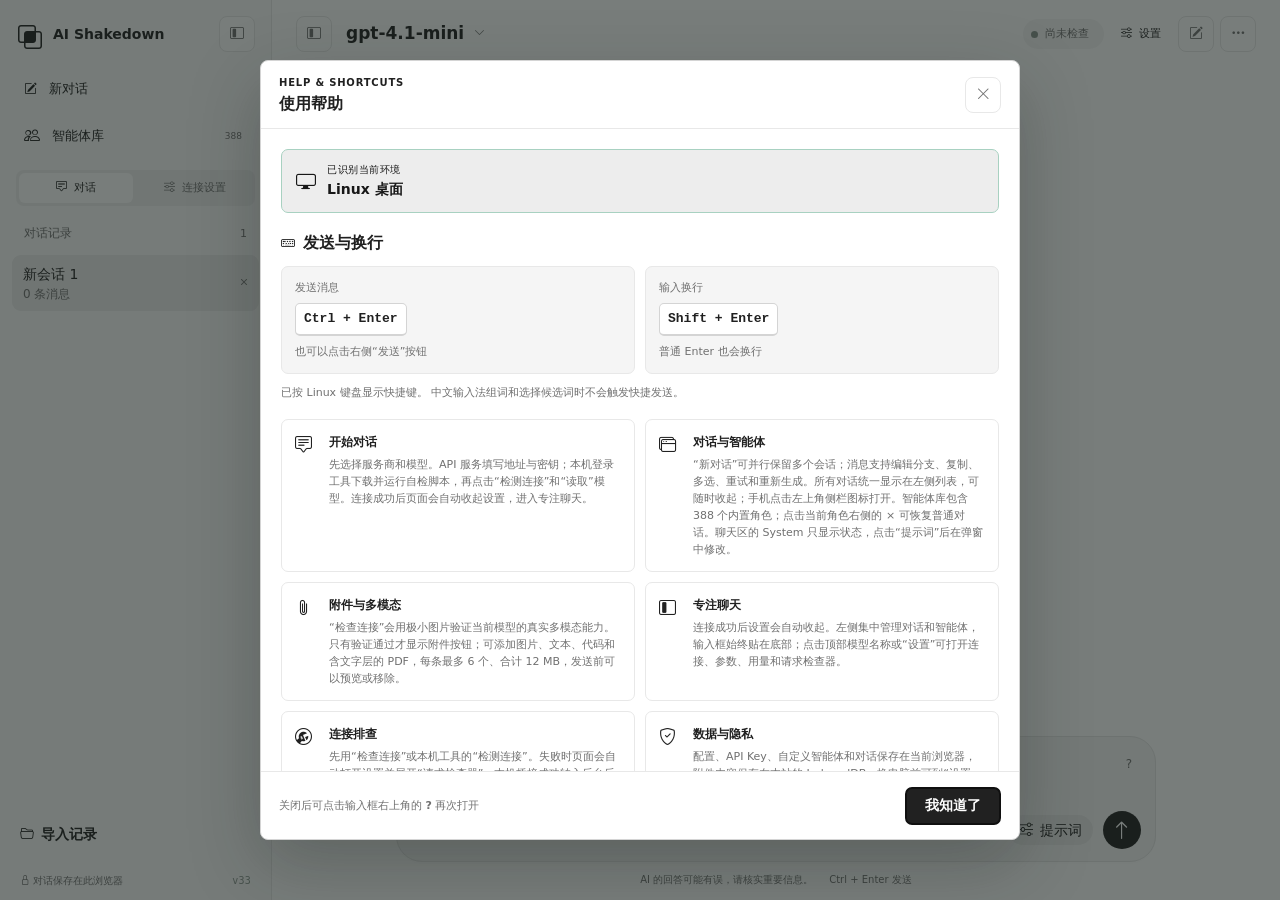
<file: index.html>
<!DOCTYPE html>
<html lang="zh-CN">
<head>
    <meta charset="UTF-8">
    <meta name="viewport" content="width=device-width, initial-scale=1.0, viewport-fit=cover">
    <meta name="color-scheme" content="light">
    <meta name="theme-color" content="#ffffff">
    <meta name="application-name" content="AI Shakedown Console">
    <meta name="apple-mobile-web-app-capable" content="yes">
    <meta name="apple-mobile-web-app-status-bar-style" content="black-translucent">
    <meta name="apple-mobile-web-app-title" content="AI Shakedown">
    <meta name="description" content="多协议 AI 模型连接、本机登录工具与智能体对话工作台">
    <title>AI Shakedown Console</title>
    <link rel="manifest" href="assets/manifest.webmanifest?v=33-r2">
    <link rel="icon" type="image/svg+xml" href="assets/favicon.svg?v=33-r2">
    <link rel="apple-touch-icon" href="assets/apple-touch-icon.png?v=33-r2">
    <link rel="stylesheet" href="vendor/bootstrap-icons/bootstrap-icons.min.css?v=1.11.3">
    <link rel="stylesheet" href="style.css?v=33-r2">
</head>
<body class="chat-focused conversation-sidebar-enabled sidebar-conversations">
    <main class="workspace">
        <aside class="workspace-sidebar" id="workspace-sidebar" aria-label="侧边工作区">
            <header class="sidebar-header">
                <a class="brand-block" href="./" aria-label="AI Shakedown Console 首页">
                    <span class="brand-mark" aria-hidden="true"><i class="bi bi-intersect"></i></span>
                    <h1>AI Shakedown</h1>
                </a>
                <button class="icon-button" id="sidebar-close" type="button" title="收起侧栏" aria-label="收起侧栏"><i class="bi bi-layout-sidebar-inset"></i></button>
            </header>
            <div class="sidebar-shortcuts">
                <button class="sidebar-new-button" id="sidebar-new-conversation" type="button"><i class="bi bi-pencil-square"></i><span>新对话</span></button>
                <button class="agent-library-button" id="agent-library-open" type="button">
                    <span class="agent-library-icon"><i class="bi bi-people"></i></span>
                    <span class="agent-library-copy"><strong>智能体库</strong><small>内置角色与自定义智能体</small></span>
                    <span class="agent-count" id="agent-count">388</span>
                    <i class="bi bi-chevron-right"></i>
                </button>
            </div>
            <nav class="workspace-sidebar-switcher" aria-label="侧边区域切换">
                <button id="sidebar-conversations-button" type="button" class="active"><i class="bi bi-chat-square-text"></i><span>对话</span></button>
                <button id="sidebar-settings-button" type="button"><i class="bi bi-sliders"></i><span>连接设置</span></button>
            </nav>
            <section class="conversation-sidebar" id="conversation-sidebar" aria-label="对话列表">
                <div class="conversation-sidebar-heading">
                    <div>
                        <h2>对话记录</h2>
                    </div>
                    <span class="conversation-sidebar-count" id="conversation-sidebar-count">0</span>
                </div>
                <div class="conversation-sidebar-list" id="conversation-sidebar-list" role="tablist" aria-label="左侧对话列表"></div>
                <div class="conversation-sidebar-actions">
                    <button class="secondary-button" id="local-session-import" type="button"><i class="bi bi-folder2-open"></i><span>导入记录</span></button>
                </div>
            </section>
            <section class="settings-panel" id="settings-panel" aria-label="连接和模型设置">
                <div class="runtime-context" aria-label="当前运行上下文">
                    <div class="context-item">
                        <span>服务</span>
                        <strong id="context-provider">OpenAI</strong>
                    </div>
                    <div class="context-item">
                        <span>协议</span>
                        <strong id="context-protocol">OpenAI</strong>
                    </div>
                    <div class="context-item context-model">
                        <span>模型</span>
                        <strong id="context-model">gpt-4.1-mini</strong>
                    </div>
                    <div class="context-item context-agent" id="context-agent-item" hidden>
                        <span>角色</span>
                        <strong id="context-agent">未启用</strong>
                    </div>
                </div>

            <div class="panel-heading">
                <div>
                    <span class="eyebrow">CONNECTION</span>
                    <h2>连接配置</h2>
                </div>
                <button class="icon-button" id="settings-close" type="button" title="返回专注聊天" aria-label="关闭设置并返回专注聊天">
                    <i class="bi bi-x-lg"></i>
                </button>
            </div>

            <section class="saved-library" aria-label="已保存的连接配置">
                <div class="library-title-row">
                    <span>配置库</span>
                    <button class="text-button" id="profile-new" type="button">新建</button>
                </div>
                <select id="profile-select" aria-label="选择已保存配置">
                    <option value="">未选择配置</option>
                </select>
                <input id="profile-name" type="text" maxlength="40" autocomplete="off" placeholder="输入配置名称">
                <div class="library-actions">
                    <button class="secondary-button compact" id="profile-save" type="button">
                        <i class="bi bi-floppy"></i><span>保存</span>
                    </button>
                    <button class="secondary-button compact" id="profile-load" type="button">
                        <i class="bi bi-box-arrow-in-down"></i><span>加载</span>
                    </button>
                    <button class="icon-button" id="profile-delete" type="button" title="删除配置" aria-label="删除配置" disabled>
                        <i class="bi bi-trash3"></i>
                    </button>
                </div>
            </section>

            <div class="section-label"><i class="bi bi-diagram-3"></i><span>接口与认证</span></div>
            <div class="form-stack connection-fields">
                <label class="field">
                    <span>服务商预设</span>
                    <select id="provider-select"></select>
                </label>

                <section class="local-codex-setup" id="local-codex-setup" aria-label="本地 AI 工具连接" hidden>
                    <div class="local-codex-heading">
                        <div>
                            <strong id="local-tool-title">本机 AI 工具</strong>
                            <small>Beta · 复用本机登录</small>
                        </div>
                        <span class="local-codex-state" id="local-codex-status" data-state="idle">尚未连接</span>
                    </div>
                    <p id="local-tool-description">下载并运行适合当前系统的启动脚本。脚本只在 <code>127.0.0.1</code> 启动受随机令牌保护的桥接服务，不会把本地 AI 工具凭据交给网页。</p>
                    <section class="local-codex-compatibility" id="local-codex-compatibility" aria-label="Safari 本机连接兼容性" hidden>
                        <i class="bi bi-exclamation-triangle" aria-hidden="true"></i>
                        <div>
                            <strong>Safari 暂不支持本机连接</strong>
                            <small>Safari / Safari Web App 会阻止线上 HTTPS 页面访问 <code>127.0.0.1</code>。请复制网址，在 Edge 或 Chrome 的普通标签页中连接本机 CLI；Safari Web App 仍可使用云端 API。</small>
                        </div>
                        <button class="secondary-button compact" id="local-codex-copy-supported-url" type="button">
                            <i class="bi bi-copy"></i><span>复制网址</span>
                        </button>
                    </section>
                    <label class="toggle-row local-codex-history-option" id="local-codex-history-option" hidden>
                        <span>
                            <strong>同时保存到 Codex</strong>
                            <small>默认关闭：网页使用临时任务，只在本页保存对话；开启后，新消息也会出现在 Codex 最近任务中。</small>
                        </span>
                        <input id="local-codex-history-toggle" type="checkbox">
                        <span class="toggle-control" aria-hidden="true"></span>
                    </label>
                    <label class="field compact-field" for="local-codex-platform">
                        <span>检测到的系统</span>
                        <select id="local-codex-platform">
                            <option value="macos">macOS</option>
                            <option value="windows">Windows</option>
                            <option value="linux">Linux</option>
                        </select>
                    </label>
                    <div class="local-codex-actions">
                        <button class="primary-button" id="local-codex-download" type="button">
                            <i class="bi bi-download"></i><span>下载自检启动脚本</span>
                        </button>
                        <button class="secondary-button" id="local-codex-check" type="button">
                            <i class="bi bi-plug"></i><span>检测连接</span>
                        </button>
                        <button class="secondary-button" id="local-codex-stop" type="button" disabled>
                            <i class="bi bi-stop-circle"></i><span>停止后台连接</span>
                        </button>
                    </div>
                    <div class="local-codex-command">
                        <div>
                            <span>下载后运行</span>
                            <button class="text-button" id="local-codex-copy-command" type="button">复制命令</button>
                        </div>
                        <code id="local-codex-command"></code>
                    </div>
                    <small class="local-codex-note" id="local-tool-note">脚本会检查 Node.js、对应 CLI 和登录状态；新版启动器会停止同工具的旧桥接，端口冲突时自动换用空闲端口，并由当前应用自动连接。</small>
                    <details class="local-codex-guide" id="local-codex-guide">
                        <summary>macOS 安装、运行与更新教程</summary>
                        <ol>
                            <li><strong>准备环境：</strong>先安装并登录所选 CLI。Codex 可按 <a href="https://developers.openai.com/codex/cli/" target="_blank" rel="noopener noreferrer">OpenAI 官方 Codex CLI 教程</a>安装，运行 <code>codex</code> 完成登录。启动器会优先使用系统 Node.js 18+，也会自动查找 Codex 桌面版自带的 Node。</li>
                            <li><strong>下载脚本：</strong>点击“下载自检启动脚本”。下载文件名保持固定，不再显示网页版本号；重复下载若出现 <code>(1)</code>，可使用拖入终端的方法运行。</li>
                            <li><strong>在终端运行：</strong>复制上面的完整命令，打开“终端”，按 <code>⌘ + V</code> 粘贴，再按 <code>Enter</code>。请不要双击 <code>.command</code>；通过 <code>bash</code> 运行不需要修改文件执行权限。</li>
                            <li><strong>找不到下载文件：</strong>在终端输入 <code>bash</code> 和一个空格，把刚下载的文件从“访达 → 下载”拖进终端，再按 <code>Enter</code>。此方法也适用于文件名带 <code>(1)</code> 或空格的情况。</li>
                            <li><strong>允许访问下载目录：</strong>若 macOS 询问权限，只需允许“终端”访问“下载”文件夹；不需要开启完整磁盘访问。</li>
                            <li><strong>连接与端口：</strong>脚本自检通过后会把桥接转入后台，当前 PWA 自动发现实际端口并连接，不会再弹出重复网页窗口。只有应用已关闭时，脚本才会尝试唤起已安装的 PWA；找不到 PWA 时才回退到默认浏览器。</li>
                            <li><strong>停止或升级：</strong>网页点击“停止后台连接”即可停止；升级时直接运行新下载的脚本，旧桥接会自动退出并被新版替换。</li>
                        </ol>
                        <p>启动器只做检查和连接，不会静默安装软件。缺少环境时会显示具体缺少项和安装入口。</p>
                    </details>
                    <details class="local-codex-guide" id="local-codex-windows-guide" hidden>
                        <summary>Windows 安装、运行与排错教程</summary>
                        <ol>
                            <li><strong>准备环境：</strong>先安装并登录所选 CLI。启动器会检查 Node.js 18+、CLI 命令和登录状态，不会静默安装软件。</li>
                            <li><strong>下载启动器：</strong>点击“下载自检启动脚本”，浏览器会保存一个固定名称的 <code>.cmd</code> 文件。</li>
                            <li><strong>直接打开：</strong>从 Edge 或 Chrome 的下载列表打开刚下载的文件，也可以在资源管理器中双击。启动器使用自身实际位置，因此下载目录改到其他磁盘、OneDrive、中文或带空格目录也能运行；文件名带 <code>(1)</code> 也不受影响。</li>
                            <li><strong>PowerShell 范围：</strong><code>.cmd</code> 会用系统自带的 <code>powershell.exe -NoProfile -ExecutionPolicy Bypass</code> 运行内置自检逻辑。Bypass 只作用于这一次子进程，不会永久修改系统执行策略。</li>
                            <li><strong>等待连接：</strong>自检通过后，本页会自动发现实际端口并连接。窗口会显示后台 PID、端口和日志位置，随后自动关闭。</li>
                            <li><strong>失败处理：</strong>窗口会停留并显示错误。请保留完整错误文本；若电脑由单位管理并被 AppLocker、WDAC 或安全软件阻止，不要降低系统安全设置，应把文件和错误交给管理员审核。</li>
                            <li><strong>停止或升级：</strong>网页点击“停止后台连接”即可停止；升级时直接运行新下载的启动器，旧桥接会由新版安全替换。</li>
                        </ol>
                        <p>启动器内附的 PowerShell 载荷是明文，可右键选择“编辑”后审查；它只监听 <code>127.0.0.1</code>，配对令牌只保存在当前浏览器会话中。</p>
                    </details>
                </section>

                <label class="field">
                    <span>协议</span>
                    <select id="protocol-select">
                        <option value="openai">OpenAI Compatible</option>
                        <option value="anthropic">Anthropic Messages</option>
                        <option value="gemini">Google Gemini</option>
                        <option value="codex">Codex App Server</option>
                        <option value="local-cli">Local CLI Bridge</option>
                    </select>
                </label>

                <label class="field">
                    <span>Base URL</span>
                    <input id="base-url" type="url" spellcheck="false" autocomplete="off">
                </label>

                <label class="field">
                    <span>请求路径</span>
                    <input id="chat-path" type="text" spellcheck="false" autocomplete="off">
                </label>

                <label class="field">
                    <span>API Key</span>
                    <div class="input-with-action">
                        <input id="api-key" type="password" placeholder="sk-..." spellcheck="false" autocomplete="off">
                        <button class="field-icon-button" id="key-visibility" type="button" title="显示或隐藏 API Key" aria-label="显示 API Key">
                            <i class="bi bi-eye"></i>
                        </button>
                    </div>
                    <small class="field-hint">保存在当前浏览器的站点数据中，点击“清除全部本地数据”或清除站点数据后移除。</small>
                </label>

                <label class="field">
                    <span>认证方式</span>
                    <select id="auth-mode">
                        <option value="bearer">Authorization: Bearer</option>
                        <option value="x-api-key">x-api-key</option>
                        <option value="api-key">api-key</option>
                        <option value="query">Query: key</option>
                        <option value="none">无认证</option>
                    </select>
                </label>

                <label class="toggle-row" title="通过当前网站的 Worker 或本地代理转发请求，解决浏览器跨域限制">
                    <span>使用同域代理</span>
                    <input id="proxy-toggle" type="checkbox">
                    <span class="toggle-control" aria-hidden="true"></span>
                </label>

                <div class="field">
                    <label for="model-select">模型</label>
                    <div class="input-with-button">
                        <select id="model-select" aria-label="模型列表"></select>
                        <button class="secondary-button compact" id="load-models" type="button" title="从服务端读取模型">
                            <i class="bi bi-arrow-repeat"></i>
                            <span>读取</span>
                        </button>
                    </div>
                    <input id="model-input" type="text" spellcheck="false" autocomplete="off" placeholder="输入自定义模型名称" hidden>
                    <label class="field reasoning-field" for="reasoning-effort">
                        <span>思考强度</span>
                        <select id="reasoning-effort" title="仅 OpenAI Compatible 协议会发送 reasoning_effort">
                            <option value="">自动</option>
                            <option value="none">无</option>
                            <option value="minimal">最低</option>
                            <option value="low">低</option>
                            <option value="medium">中</option>
                            <option value="high">高</option>
                            <option value="xhigh">很高</option>
                            <option value="max">最高</option>
                            <option value="ultra">极限</option>
                        </select>
                    </label>
                </div>

                <details class="advanced-settings">
                    <summary>高级连接设置</summary>
                    <div class="details-content">
                        <label class="field">
                            <span>模型列表路径</span>
                            <input id="models-path" type="text" spellcheck="false">
                        </label>
                        <label class="field">
                            <span>自定义请求头（JSON）</span>
                            <textarea id="custom-headers" rows="3" spellcheck="false" placeholder='{"X-Project": "demo"}'></textarea>
                        </label>
                        <label class="field">
                            <span>附加请求参数（JSON）</span>
                            <textarea id="extra-body" rows="3" spellcheck="false" placeholder='{"response_format": {"type": "json_object"}}'></textarea>
                        </label>
                        <button class="secondary-button full-width" id="clear-saved-settings" type="button">
                            <i class="bi bi-trash3"></i>
                            <span>清除全部本地数据</span>
                        </button>
                    </div>
                </details>

                <details class="advanced-settings utility-settings backup-disclosure" aria-label="全部对话备份与恢复">
                    <summary>完整备份与恢复</summary>
                    <div class="details-content utility-settings-content">
                        <p class="field-hint">一次导出全部对话、System、智能体状态和附件。备份不包含 API Key、连接配置或本机登录；导入只会追加，不覆盖现有对话。</p>
                        <div class="chat-backup-actions">
                            <button class="secondary-button compact" id="chat-backup-export" type="button">
                                <i class="bi bi-download"></i><span>导出全部</span>
                            </button>
                            <button class="secondary-button compact" id="chat-backup-import" type="button">
                                <i class="bi bi-upload"></i><span>导入备份</span>
                            </button>
                            <input id="chat-backup-file" type="file" accept="application/json,.json" hidden>
                        </div>
                    </div>
                </details>

                <details class="advanced-settings utility-settings android-apk-disclosure" aria-label="下载 Android APK">
                    <summary>Android APK</summary>
                    <div class="details-content utility-settings-content">
                        <p class="field-hint">Android 7+ · v31 Debug 测试包。APK 数据与浏览器/PWA 独立，覆盖安装失败时请先导出备份。</p>
                        <a class="secondary-button compact android-apk-download"
                            href="assets/AI-Shakedown-Console-v33-debug.apk?v=33-r2"
                            download="AI-Shakedown-Console-v33-debug.apk"
                            type="application/vnd.android.package-archive">
                            <i class="bi bi-download"></i><span>下载 APK</span>
                        </a>
                    </div>
                </details>

                <section class="pwa-install-card" id="pwa-install-card" aria-label="安装网页应用" hidden>
                    <span class="pwa-install-icon" aria-hidden="true"><i class="bi bi-device-ssd"></i></span>
                    <div>
                        <strong>安装为桌面应用</strong>
                        <small>独立窗口运行，并可离线打开页面和本地保存的对话。</small>
                    </div>
                    <button class="secondary-button compact" id="pwa-install-button" type="button">
                        <i class="bi bi-download"></i><span>安装</span>
                    </button>
                </section>

                <section class="pwa-ime-card" id="pwa-ime-card" aria-label="macOS 中文输入法稳定方案" hidden>
                    <span class="pwa-install-icon" aria-hidden="true"><i class="bi bi-keyboard"></i></span>
                    <div>
                        <strong>macOS 中文输入法稳定方案</strong>
                        <small>Safari Web App 可避开 Edge App Shim 的第三方输入法故障，适合云端 API；本机 Codex 等 CLI 连接请使用 Edge/Chrome 普通标签页。</small>
                        <details>
                            <summary>查看一次性迁移步骤</summary>
                            <ol>
                                <li>点击右侧“复制地址”。</li>
                                <li>打开 Safari，粘贴地址并访问。</li>
                                <li>选择“文件 → 添加到程序坞”。以后从新图标启动。</li>
                            </ol>
                            <p>这是独立的 Safari Web App，不依赖 Edge App Shim；但 Safari 会阻止线上页面连接 <code>127.0.0.1</code>，本机 CLI 不能在此模式使用。</p>
                        </details>
                    </div>
                    <button class="secondary-button compact" id="pwa-ime-copy-url" type="button">
                        <i class="bi bi-copy"></i><span>复制地址</span>
                    </button>
                </section>

                <div class="endpoint-preview" title="最终请求地址">
                    <i class="bi bi-link-45deg"></i>
                    <code id="endpoint-preview"></code>
                </div>

                <button class="primary-button full-width" id="test-connection" type="button">
                    <i class="bi bi-plug"></i>
                    <span>检查连接</span>
                </button>
            </div>

            <div class="panel-divider"></div>

            <div class="panel-heading compact-heading">
                <div>
                    <span class="eyebrow">GENERATION</span>
                    <h2>生成参数</h2>
                </div>
            </div>

            <div class="form-stack parameter-grid">
                <div class="field parameter-field">
                    <div class="parameter-field-heading">
                        <label for="temperature">Temperature</label>
                        <label class="parameter-toggle" title="关闭后请求体不发送 temperature">
                            <span class="parameter-toggle-label">关闭</span>
                            <input id="temperature-enabled" type="checkbox" aria-label="发送 Temperature 参数">
                            <span class="toggle-control" aria-hidden="true"></span>
                        </label>
                    </div>
                    <input id="temperature" type="number" min="0" max="2" step="0.05" value="0.7">
                </div>
                <div class="field parameter-field">
                    <div class="parameter-field-heading">
                        <label for="top-p">Top P</label>
                        <label class="parameter-toggle" title="关闭后请求体不发送 top_p / topP">
                            <span class="parameter-toggle-label">关闭</span>
                            <input id="top-p-enabled" type="checkbox" aria-label="发送 Top P 参数">
                            <span class="toggle-control" aria-hidden="true"></span>
                        </label>
                    </div>
                    <input id="top-p" type="number" min="0" max="1" step="0.05" value="1">
                </div>
                <div class="field parameter-field">
                    <div class="parameter-field-heading">
                        <label for="top-k">Top K</label>
                        <label class="parameter-toggle" title="关闭后请求体不发送 top_k / topK">
                            <span class="parameter-toggle-label">发送</span>
                            <input id="top-k-enabled" type="checkbox" aria-label="发送 Top K 参数" checked>
                            <span class="toggle-control" aria-hidden="true"></span>
                        </label>
                    </div>
                    <input id="top-k" type="number" min="1" step="1" placeholder="留空不发送">
                </div>
                <div class="field parameter-field">
                    <div class="parameter-field-heading">
                        <label for="max-tokens">Max Tokens</label>
                        <label class="parameter-toggle" title="关闭后请求体不发送最大输出 Token 参数">
                            <span class="parameter-toggle-label">发送</span>
                            <input id="max-tokens-enabled" type="checkbox" aria-label="发送 Max Tokens 参数" checked>
                            <span class="toggle-control" aria-hidden="true"></span>
                        </label>
                    </div>
                    <input id="max-tokens" type="number" min="1" step="1" value="1024">
                </div>
                <label class="toggle-row span-two">
                    <span>流式响应</span>
                    <input id="stream-toggle" type="checkbox" checked>
                    <span class="toggle-control" aria-hidden="true"></span>
                </label>
            </div>

            <div class="panel-divider"></div>

            <div class="stats-header">
                <span class="eyebrow">SESSION USAGE</span>
                <button class="icon-button small" id="reset-stats" type="button" title="清空用量" aria-label="清空用量">
                    <i class="bi bi-arrow-counterclockwise"></i>
                </button>
            </div>
            <div class="stats-grid">
                <div><span>输入</span><strong id="total-input-tokens">0</strong></div>
                <div><span>输出</span><strong id="total-output-tokens">0</strong></div>
                <div><span>请求</span><strong id="total-requests">0</strong></div>
                <div><span>费用</span><strong id="total-cost">¥ 0.0000</strong></div>
            </div>
            <div class="cost-fields">
                <label class="field"><span>输入价 / 百万 Token</span><input id="input-price" type="number" min="0" step="0.01" value="0"></label>
                <label class="field"><span>输出价 / 百万 Token</span><input id="output-price" type="number" min="0" step="0.01" value="0"></label>
                <label class="field span-two"><span>费用上限</span><input id="cost-limit" type="number" min="0" step="0.01" placeholder="0 表示不限"></label>
            </div>

            <details class="settings-inspector" id="settings-inspector">
                <summary>
                    <span><i class="bi bi-braces"></i>请求检查器</span>
                    <small>请求、响应与事件</small>
                </summary>
                <div class="settings-inspector-body">
                    <div class="inspector-heading">
                        <div>
                            <span class="eyebrow">INSPECTOR</span>
                            <h2>请求详情</h2>
                        </div>
                        <button class="icon-button small" id="copy-inspector" type="button" title="复制当前内容" aria-label="复制当前检查器内容">
                            <i class="bi bi-copy"></i>
                        </button>
                    </div>
                    <div class="segmented-control" role="tablist" aria-label="检查器内容">
                        <button type="button" class="active" data-inspector-tab="request" role="tab" aria-selected="true">请求</button>
                        <button type="button" data-inspector-tab="response" role="tab" aria-selected="false">响应</button>
                        <button type="button" data-inspector-tab="events" role="tab" aria-selected="false">事件</button>
                    </div>
                    <pre class="inspector-content" id="inspector-content">尚无请求</pre>
                    <div class="inspector-meta">
                        <div><span>HTTP</span><strong id="http-status">-</strong></div>
                        <div><span>耗时</span><strong id="request-duration">-</strong></div>
                        <div><span>协议</span><strong id="request-protocol">-</strong></div>
                    </div>
                </div>
            </details>
            </section>
            <footer class="sidebar-footer"><span><i class="bi bi-lock" aria-hidden="true"></i> 对话保存在此浏览器</span><small class="build-version" title="当前版本">v33</small></footer>
        </aside>

        <section class="chat-panel" aria-label="模型对话">
            <div class="chat-toolbar">
                <button class="icon-button conversation-sidebar-toggle" id="conversation-sidebar-toggle" type="button" title="收起侧栏" aria-label="收起侧栏" aria-controls="workspace-sidebar" aria-expanded="true"><i class="bi bi-layout-sidebar-inset"></i></button>
                <button class="model-picker-button" id="model-picker-open" type="button" title="打开模型与连接设置" aria-controls="settings-panel">
                    <span id="active-model-title">选择模型</span><i class="bi bi-chevron-down" aria-hidden="true"></i>
                </button>
                <div class="header-actions">
                    <div class="connection-state" id="connection-state" data-state="idle">
                        <span class="status-dot"></span>
                        <span id="connection-state-text">尚未检查</span>
                        <span id="latency-text"></span>
                    </div>
                    <button class="workspace-toggle-button" id="settings-toggle" type="button" title="打开设置" aria-label="打开设置" aria-controls="settings-panel" aria-expanded="false">
                        <i class="bi bi-sliders" id="settings-toggle-icon"></i>
                        <span id="settings-toggle-label">设置</span>
                    </button>

                    <button class="icon-button" id="new-conversation" type="button" title="新对话" aria-label="新对话"><i class="bi bi-pencil-square"></i></button>
                    <button class="icon-button" id="stop-request" type="button" title="停止生成" aria-label="停止生成" disabled><i class="bi bi-stop-fill"></i></button>
                    <details class="conversation-menu" id="conversation-menu">
                        <summary class="icon-button" aria-label="对话操作" title="对话操作"><i class="bi bi-three-dots"></i></summary>
                        <div class="conversation-menu-items">
                            <button id="conversation-search-toggle" type="button"><i class="bi bi-search"></i>搜索当前对话</button>
                            <button id="conversation-rename" type="button"><i class="bi bi-pencil"></i>重命名当前对话</button>
                            <button id="conversation-export" type="button"><i class="bi bi-download"></i>导出当前对话</button>
                            <button id="clear-chat" type="button"><i class="bi bi-trash3"></i>清空对话</button>
                        </div>
                    </details>
                </div>
            </div>

            <div class="conversation-search" id="conversation-search" hidden>
                <i class="bi bi-search" aria-hidden="true"></i>
                <input id="conversation-search-input" type="search" autocomplete="off" placeholder="搜索当前对话" aria-label="搜索当前对话">
                <span id="conversation-search-count">0 个结果</span>
                <button class="icon-button small" id="conversation-search-previous" type="button" title="上一个结果" aria-label="上一个搜索结果"><i class="bi bi-chevron-up"></i></button>
                <button class="icon-button small" id="conversation-search-next" type="button" title="下一个结果" aria-label="下一个搜索结果"><i class="bi bi-chevron-down"></i></button>
                <button class="icon-button small" id="conversation-search-close" type="button" title="关闭搜索" aria-label="关闭搜索"><i class="bi bi-x-lg"></i></button>
            </div>

            <div class="message-selection-bar" id="message-selection-bar" hidden>
                <strong><span id="message-selection-count">0</span> 条已选</strong>
                <button class="secondary-button compact" id="message-select-all" type="button"><i class="bi bi-check2-square"></i><span>全选</span></button>
                <button class="secondary-button compact" id="message-copy-selected" type="button"><i class="bi bi-copy"></i><span>复制</span></button>
                <button class="secondary-button compact" id="message-export-selected" type="button"><i class="bi bi-download"></i><span>导出</span></button>
                <button class="secondary-button compact" id="message-delete-selected" type="button"><i class="bi bi-trash3"></i><span>删除</span></button>
                <button class="text-button" id="message-selection-cancel" type="button">取消</button>
            </div>

            <div class="chat-window" id="chat-window" aria-live="polite">
                <div class="empty-state" id="empty-state">
                    <div class="empty-icon"><i class="bi bi-intersect"></i></div>
                    <strong>今天有什么可以帮你？</strong>
                    <span id="empty-endpoint">选择服务商与模型后开始对话</span>
                </div>
            </div>

            <form class="composer" id="message-form">
                <div class="composer-surface">
                    <div class="attachment-preview-list" id="attachment-preview-list" aria-live="polite" hidden></div>
                    <div class="message-compose-row">
                        <div class="message-input-wrap">
                            <textarea id="message-input" rows="2" placeholder="发送消息，开始一个想法…" autocomplete="off" inputmode="text" lang="zh-CN" spellcheck="true" aria-keyshortcuts="Meta+Enter Control+Enter"></textarea>
                            <button class="composer-help-button" id="help-open" type="button" title="使用帮助" aria-label="打开使用帮助">?</button>
                        </div>
                    </div>
                    <div class="composer-action-row">
                        <button class="attachment-button" id="attachment-button" type="button" title="添加附件" aria-label="添加附件" hidden>
                            <i class="bi bi-paperclip"></i>
                        </button>
                        <input id="attachment-input" type="file" accept="image/png,image/jpeg,image/webp,image/gif,.txt,.md,.json,.jsonl,.csv,.tsv,.yaml,.yml,.xml,.html,.css,.js,.jsx,.ts,.tsx,.py,.go,.rs,.java,.c,.cpp,.h,.sql,.sh,.ps1,.toml,.ini,.log,.pdf" multiple hidden>
                    <div class="system-prompt-control">
                        <div class="system-prompt-status">
                            <span class="system-field"><i class="bi bi-braces-asterisk" aria-hidden="true"></i>System</span>
                            <span class="system-prompt-summary" id="system-prompt-summary">未设置，模型将使用默认行为</span>
                        </div>
                        <div class="active-agent-control" id="active-agent-control" hidden>
                            <button class="active-agent" id="active-agent" type="button"></button>
                            <button class="active-agent-clear" id="active-agent-clear" type="button" title="取消当前智能体" aria-label="取消当前智能体">
                                <i class="bi bi-x" aria-hidden="true"></i>
                            </button>
                        </div>
                        <button class="secondary-button compact system-prompt-edit" id="system-prompt-edit" type="button">
                            <i class="bi bi-sliders" aria-hidden="true"></i><span>提示词</span>
                        </button>
                    </div>
                        <button class="send-button" id="send-button" type="submit" title="发送消息" aria-label="发送消息">
                            <i class="bi bi-arrow-up"></i>
                            <span>发送</span>
                        </button>
                    </div>
                </div>
                <p class="composer-note">AI 的回答可能有误，请核实重要信息。<span id="composer-shortcut">⌘ / Ctrl + Enter 发送</span></p>
            </form>
        </section>

    </main>

    <dialog id="image-viewer" class="image-viewer" aria-label="图片预览">
        <header><span id="image-viewer-caption"></span><div>
            <button type="button" data-image-action="out" aria-label="缩小">−</button>
            <button type="button" data-image-action="reset">适应窗口</button>
            <button type="button" data-image-action="in" aria-label="放大">＋</button>
            <button type="button" data-image-action="close" aria-label="关闭图片预览">×</button>
        </div></header>
        <div class="image-viewer-stage" id="image-viewer-stage"><img id="image-viewer-image" alt="" draggable="false"></div>
        <footer><button type="button" data-image-action="prev" aria-label="上一张">←</button><span id="image-viewer-count"></span><button type="button" data-image-action="next" aria-label="下一张">→</button></footer>
        <p id="image-viewer-error" role="status" hidden></p>
    </dialog>
    <div class="modal-backdrop" id="system-prompt-modal" hidden>
        <section class="system-prompt-modal" role="dialog" aria-modal="true" aria-labelledby="system-prompt-title" aria-describedby="system-prompt-description">
            <header class="help-header">
                <div>
                    <span class="eyebrow">SYSTEM PROMPT</span>
                    <h2 id="system-prompt-title">编辑 System 提示词</h2>
                </div>
                <button class="icon-button" id="system-prompt-close" type="button" title="关闭编辑" aria-label="关闭 System 提示词编辑">
                    <i class="bi bi-x-lg"></i>
                </button>
            </header>
            <div class="system-prompt-modal-body">
                <p id="system-prompt-description">设置模型的身份、目标与边界。保存后会应用到当前对话；手动修改会取消当前已选智能体。</p>
                <label class="system-prompt-modal-label" for="system-prompt">提示词内容</label>
                <textarea id="system-prompt" rows="14" placeholder="例如：You are a helpful assistant."></textarea>
            </div>
            <footer class="help-footer system-prompt-modal-footer">
                <span>内容仅保存在当前浏览器和当前对话中</span>
                <div>
                    <button class="secondary-button" id="system-prompt-cancel" type="button">取消</button>
                    <button class="primary-button" id="system-prompt-save" type="button">保存</button>
                </div>
            </footer>
        </section>
    </div>

    <div class="modal-backdrop" id="agent-library-modal" hidden>
        <section class="agent-library-modal" role="dialog" aria-modal="true" aria-labelledby="agent-library-title">
            <header class="agent-library-header">
                <div>
                    <span class="eyebrow">AGENT LIBRARY</span>
                    <h2 id="agent-library-title">智能体角色库</h2>
                </div>
                <button class="icon-button" id="agent-library-close" type="button" title="关闭角色库" aria-label="关闭角色库">
                    <i class="bi bi-x-lg"></i>
                </button>
            </header>
            <div class="agent-library-tabs" role="tablist" aria-label="智能体来源">
                <button class="active" id="agent-built-in-tab" type="button" role="tab" aria-selected="true"><i class="bi bi-collection"></i>内置智能体</button>
                <button id="agent-custom-tab" type="button" role="tab" aria-selected="false"><i class="bi bi-person-gear"></i>自定义智能体 <span id="custom-agent-count">0</span></button>
            </div>
            <div class="agent-library-filters">
                <div class="agent-search">
                    <i class="bi bi-search" aria-hidden="true"></i>
                    <input id="agent-search" type="search" autocomplete="off" placeholder="搜索角色、能力或文件名" aria-label="搜索智能体角色">
                </div>
                <select id="agent-department" aria-label="按部门筛选">
                    <option value="">全部部门</option>
                </select>
                <button class="secondary-button" id="custom-agent-new" type="button" hidden><i class="bi bi-plus-lg"></i><span>新建自定义</span></button>
                <span class="agent-results-count" id="agent-results-count"></span>
            </div>
            <div class="agent-library-body">
                <div class="agent-list" id="agent-list" role="listbox" aria-label="智能体角色"></div>
                <article class="agent-detail" id="agent-detail">
                    <div class="agent-detail-empty" id="agent-detail-empty">
                        <i class="bi bi-person-badge"></i>
                        <span>选择一个角色</span>
                    </div>
                    <div id="agent-detail-content" hidden>
                        <div class="agent-detail-heading">
                            <div>
                                <span class="agent-department-label" id="agent-detail-department"></span>
                                <h3 id="agent-detail-name"></h3>
                                <p id="agent-detail-description"></p>
                            </div>
                            <a class="icon-button" id="agent-source-link" href="#" target="_blank" rel="noopener noreferrer" title="查看上游角色文件" aria-label="查看上游角色文件">
                                <i class="bi bi-github"></i>
                            </a>
                        </div>
                        <div class="agent-prompt-preview markdown-content" id="agent-prompt-preview" tabindex="0"></div>
                    </div>
                    <div class="custom-agent-editor" id="custom-agent-editor" hidden>
                        <label class="field"><span>智能体名称</span><input id="custom-agent-name" type="text" maxlength="40" placeholder="例如：我的写作助手"></label>
                        <div class="custom-agent-compose">
                            <label class="field"><span>System 定义（Markdown）</span><textarea id="custom-agent-prompt" rows="14" placeholder="# 身份&#10;&#10;填写这个智能体的身份、目标、工作方式和边界"></textarea></label>
                            <section class="custom-agent-preview-shell" aria-label="Markdown 实时预览">
                                <div class="custom-agent-preview-heading"><span>Markdown 实时预览</span><small>已安全清洗</small></div>
                                <div class="custom-agent-preview markdown-content" id="custom-agent-preview"><p>输入内容后会在这里自动预览。</p></div>
                            </section>
                        </div>
                        <p>原“自定义提示词库”的内容已自动迁移到这里。Markdown 会自动识别、预览，并以原文作为 System 定义保存；自定义智能体只保存在当前浏览器。</p>
                    </div>
                </article>
            </div>
            <footer class="agent-library-footer">
                <span id="agent-library-source">388 个内置 · 上游 268 + 事务型预设 120</span>
                <div class="agent-library-footer-actions">
                    <button class="secondary-button" id="agent-remove" type="button" hidden><i class="bi bi-person-x"></i><span>取消当前智能体</span></button>
                    <button class="secondary-button" id="custom-agent-delete" type="button" hidden disabled><i class="bi bi-trash3"></i><span>删除</span></button>
                    <button class="secondary-button" id="custom-agent-save" type="button" hidden><i class="bi bi-floppy"></i><span>保存自定义</span></button>
                    <button class="primary-button" id="agent-apply" type="button" disabled><i class="bi bi-check2"></i><span>应用到当前对话</span></button>
                </div>
            </footer>
        </section>
    </div>

    <div class="modal-backdrop" id="local-session-modal" hidden>
        <section class="local-session-modal" role="dialog" aria-modal="true" aria-labelledby="local-session-title">
            <header class="local-session-header">
                <div>
                    <span class="eyebrow">LOCAL SESSIONS</span>
                    <h2 id="local-session-title">导入本地对话记录</h2>
                </div>
                <button class="icon-button" id="local-session-close" type="button" title="关闭导入" aria-label="关闭导入">
                    <i class="bi bi-x-lg"></i>
                </button>
            </header>
            <div class="local-session-body">
                <p>选择 Codex、Gemini CLI、Claude Code 或其他工具产生的 JSON / JSONL 会话文件。只导入用户消息和助手正文，会忽略推理、工具调用、系统指令和凭据。</p>
                <div class="local-session-paths" aria-label="常见的本地会话路径">
                    <div><strong>Codex</strong><code>~/.codex/sessions/</code></div>
                    <div><strong>Gemini CLI</strong><code>~/.gemini/tmp/*/chats/</code></div>
                    <div><strong>Claude Code</strong><code>~/.claude/projects/</code></div>
                </div>
                <div class="local-session-actions">
                    <button class="primary-button" id="local-session-files-button" type="button">
                        <i class="bi bi-files"></i><span>选择文件</span>
                    </button>
                    <button class="secondary-button" id="local-session-directory-button" type="button">
                        <i class="bi bi-folder2-open"></i><span>选择整个目录</span>
                    </button>
                </div>
                <small>文件只在当前浏览器中解析，不会上传到 Worker 或 AI 服务。为避免误读密钥，认证和配置文件会自动跳过。</small>
                <input id="local-session-files" type="file" accept=".json,.jsonl,application/json,application/x-ndjson" multiple hidden>
                <input id="local-session-directory" type="file" accept=".json,.jsonl,application/json,application/x-ndjson" multiple webkitdirectory directory hidden>
            </div>
        </section>
    </div>

    <div class="modal-backdrop" id="macos-launch-help-modal" hidden>
        <section class="macos-launch-help-modal" role="dialog" aria-modal="true" aria-labelledby="macos-launch-help-title" aria-describedby="macos-launch-help-intro">
            <header class="help-header">
                <div>
                    <span class="eyebrow">MACOS · DOWNLOAD COMPLETE</span>
                    <h2 id="macos-launch-help-title">脚本已下载，接下来这样运行</h2>
                </div>
                <button class="icon-button" id="macos-launch-help-close" type="button" title="关闭教程" aria-label="关闭 macOS 运行教程">
                    <i class="bi bi-x-lg"></i>
                </button>
            </header>
            <div class="macos-launch-help-body">
                <div class="macos-download-success" id="macos-launch-help-intro">
                    <i class="bi bi-check-circle-fill" aria-hidden="true"></i>
                    <div>
                        <strong>下载已经开始</strong>
                        <code id="macos-launch-help-file"></code>
                    </div>
                </div>

                <section class="macos-launch-step">
                    <span class="macos-launch-step-number">1</span>
                    <div>
                        <h3>打开“终端”</h3>
                        <p>按 <kbd>⌘ + 空格</kbd>，搜索“终端”并打开。</p>
                    </div>
                </section>
                <section class="macos-launch-step macos-launch-step-primary">
                    <span class="macos-launch-step-number">2</span>
                    <div>
                        <h3>复制并运行下面的命令</h3>
                        <p><strong>不要直接双击 .command 文件。</strong>使用 <code>bash</code> 运行不需要可执行权限，可以避开“没有正确的访问权限”提示。</p>
                        <div class="macos-launch-command">
                            <code id="macos-launch-help-command"></code>
                            <button class="secondary-button" id="macos-launch-help-copy" type="button">
                                <i class="bi bi-copy"></i><span>复制运行命令</span>
                            </button>
                        </div>
                        <ol class="macos-launch-actions-list">
                            <li>点击上面的“复制运行命令”。</li>
                            <li>切换到刚打开的“终端”，按 <kbd>⌘ + V</kbd> 粘贴。</li>
                            <li>确认终端里显示的是上面这条完整命令，然后按 <kbd>Enter</kbd> 执行。</li>
                            <li>等待终端显示“本地桥接已启动”；当前应用会自动连接，不会再弹出重复网页。</li>
                        </ol>
                    </div>
                </section>
                <section class="macos-launch-step">
                    <span class="macos-launch-step-number">3</span>
                    <div>
                        <h3>终端可以关闭</h3>
                        <p>脚本完成环境自检后会把桥接转入后台。当前应用会自动连接；只有应用已关闭时才会重新唤起它。看到连接成功后可以关闭终端，需要停止时回到应用设置点击“停止后台连接”。</p>
                    </div>
                </section>

                <details class="macos-launch-troubleshooting">
                    <summary>仍然打不开？查看权限与文件名处理</summary>
                    <div>
                        <p><strong>提示“没有那个文件或目录”，或文件名带有“(1)”、空格：</strong>在终端先输入 <code>bash</code> 和一个空格，再把刚下载的文件从“访达 → 下载”直接拖进终端，最后按 <kbd>Enter</kbd>。</p>
                        <p><strong>确实想双击运行：</strong>在终端输入 <code>chmod +x</code> 和一个空格，把文件拖进终端并按回车；然后在“访达”中右键文件，选择“打开”。</p>
                        <p><strong>提示无法验证开发者：</strong>打开“系统设置 → 隐私与安全性”，找到被拦截的脚本并点击“仍要打开”。</p>
                        <p><strong>终端无法读取下载目录：</strong>到“系统设置 → 隐私与安全性 → 文件与文件夹 → 终端”，允许访问“下载”文件夹，不需要开启完整磁盘访问。</p>
                    </div>
                </details>
            </div>
            <footer class="help-footer">
                <span>此教程会在 macOS 每次下载脚本后自动显示；桥接启动后终端可以关闭</span>
                <button class="primary-button" id="macos-launch-help-confirm" type="button">我知道了</button>
            </footer>
        </section>
    </div>

    <div class="modal-backdrop" id="help-modal" hidden>
        <section class="help-modal" role="dialog" aria-modal="true" aria-labelledby="help-title" aria-describedby="help-intro">
            <header class="help-header">
                <div>
                    <span class="eyebrow">HELP &amp; SHORTCUTS</span>
                    <h2 id="help-title">使用帮助</h2>
                </div>
                <button class="icon-button" id="help-close" type="button" title="关闭帮助" aria-label="关闭帮助">
                    <i class="bi bi-x-lg"></i>
                </button>
            </header>
            <div class="help-body">
                <div class="help-environment" id="help-intro">
                    <i class="bi bi-display" aria-hidden="true"></i>
                    <div>
                        <span>已识别当前环境</span>
                        <strong id="help-environment-label">桌面浏览器</strong>
                    </div>
                </div>

                <section class="help-section" aria-labelledby="help-shortcuts-title">
                    <div class="help-section-heading">
                        <i class="bi bi-keyboard" aria-hidden="true"></i>
                        <h3 id="help-shortcuts-title">发送与换行</h3>
                    </div>
                    <div class="help-shortcut-grid">
                        <div class="help-shortcut-card">
                            <span>发送消息</span>
                            <kbd id="help-send-shortcut">⌘ + Enter</kbd>
                            <small>也可以点击右侧“发送”按钮</small>
                        </div>
                        <div class="help-shortcut-card">
                            <span>输入换行</span>
                            <kbd id="help-newline-shortcut">Shift + Enter</kbd>
                            <small id="help-newline-note">普通 Enter 也会换行</small>
                        </div>
                    </div>
                    <p class="help-platform-note" id="help-platform-note"></p>
                </section>

                <div class="help-topic-grid">
                    <section class="help-topic">
                        <i class="bi bi-chat-square-text" aria-hidden="true"></i>
                        <div>
                            <h3>开始对话</h3>
                            <p>先选择服务商和模型。API 服务填写地址与密钥；本机登录工具下载并运行自检脚本，再点击“检测连接”和“读取”模型。连接成功后页面会自动收起设置，进入专注聊天。</p>
                        </div>
                    </section>
                    <section class="help-topic">
                        <i class="bi bi-window-stack" aria-hidden="true"></i>
                        <div>
                            <h3>对话与智能体</h3>
                            <p>“新对话”可并行保留多个会话；消息支持编辑分支、复制、多选、重试和重新生成。所有对话统一显示在左侧列表，可随时收起；手机点击左上角侧栏图标打开。智能体库包含 388 个内置角色；点击当前角色右侧的 × 可恢复普通对话。聊天区的 System 只显示状态，点击“提示词”后在弹窗中修改。</p>
                        </div>
                    </section>
                    <section class="help-topic">
                        <i class="bi bi-paperclip" aria-hidden="true"></i>
                        <div>
                            <h3>附件与多模态</h3>
                            <p>“检查连接”会用极小图片验证当前模型的真实多模态能力。只有验证通过才显示附件按钮；可添加图片、文本、代码和含文字层的 PDF，每条最多 6 个、合计 12 MB，发送前可以预览或移除。</p>
                        </div>
                    </section>
                    <section class="help-topic">
                        <i class="bi bi-layout-sidebar-inset" aria-hidden="true"></i>
                        <div>
                            <h3>专注聊天</h3>
                            <p>连接成功后设置会自动收起。左侧集中管理对话和智能体，输入框始终贴在底部；点击顶部模型名称或“设置”可打开连接、参数、用量和请求检查器。</p>
                        </div>
                    </section>
                    <section class="help-topic">
                        <i class="bi bi-wrench-adjustable-circle" aria-hidden="true"></i>
                        <div>
                            <h3>连接排查</h3>
                            <p>先用“检查连接”或本机工具的“检测连接”。失败时页面会自动打开设置并展开“请求检查器”；本机桥接成功转入后台后不需要保持终端开启。</p>
                        </div>
                    </section>
                    <section class="help-topic">
                        <i class="bi bi-shield-check" aria-hidden="true"></i>
                        <div>
                            <h3>数据与隐私</h3>
                            <p>配置、API Key、自定义智能体和对话保存在当前浏览器，附件内容保存在本站的 IndexedDB。换电脑前可到“设置 → 完整备份与恢复”导出全部对话和附件；备份不含密钥但没有加密。共享设备使用后请点击“清除全部本地数据”；本机 CLI 凭据不会交给网页。</p>
                        </div>
                    </section>
                    <section class="help-topic">
                        <i class="bi bi-window-plus" aria-hidden="true"></i>
                        <div>
                            <h3>安装与离线</h3>
                            <p>支持的浏览器会在设置中显示“安装”按钮。macOS 使用第三方中文输入法和云端 API 时，可从 Safari 选择“文件 → 添加到程序坞”；本机 Codex 等 CLI 连接请使用 Edge/Chrome 普通标签页。</p>
                        </div>
                    </section>
                </div>
            </div>
            <footer class="help-footer">
                <span>关闭后可点击输入框右上角的 <strong>?</strong> 再次打开</span>
                <button class="primary-button" id="help-confirm" type="button">我知道了</button>
            </footer>
        </section>
    </div>

    <div class="drawer-overlay" id="drawer-overlay"></div>
    <div class="toast-region" id="toast-region" aria-live="assertive"></div>
    <script src="vendor/marked.min.js?v=15.0.12"></script>
    <script src="vendor/purify.min.js?v=3.2.6"></script>
    <script type="module" src="script.js?v=33-r2"></script>
</body>
</html>
</file>
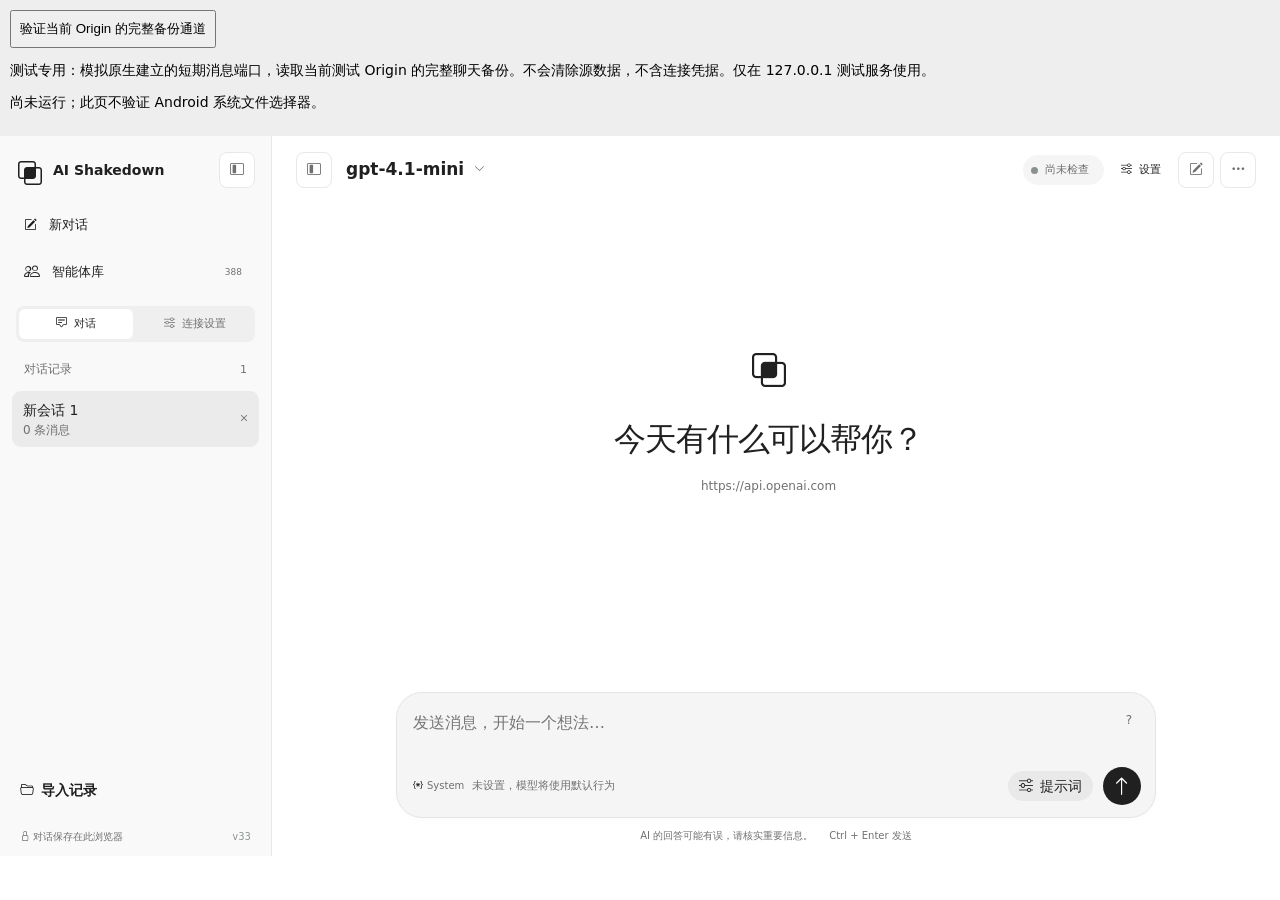
<file: tests/android-backup-channel.html>
<!doctype html><meta charset="utf-8"><title>APK 备份通道浏览器回归</title>
<style>body{margin:0;font:14px system-ui}header{padding:10px;background:#eee}button{padding:8px}iframe{border:0;width:100%;height:80vh}#result{white-space:pre-wrap}</style>
<header><button id="export-backup">验证当前 Origin 的完整备份通道</button><p>测试专用：模拟原生建立的短期消息端口，读取当前测试 Origin 的完整聊天备份。不会清除源数据，不含连接凭据。仅在 127.0.0.1 测试服务使用。</p><p id="result" role="status">尚未运行；此页不验证 Android 系统文件选择器。</p></header>
<iframe id="app" src="/?no-sw=1"></iframe>
<script type="module">
const app=document.querySelector('#app');
document.querySelector('#export-backup').onclick=()=>{
    if(location.hostname!=='127.0.0.1')throw Error('仅允许本地测试');
    const channel=new MessageChannel(),parts=[];let expected=0;
    channel.port1.onmessage=async({data})=>{
        const m=JSON.parse(data);
        if(m.type==='start'){expected=m.size;channel.port1.postMessage('next');}
        if(m.type==='chunk'){parts.push(Uint8Array.from(atob(m.data),x=>x.charCodeAt(0)));channel.port1.postMessage('next');}
        if(m.type==='end'){
            const blob=new Blob(parts,{type:'application/json'}),text=await blob.text(),backup=JSON.parse(text);
            if(blob.size!==expected)throw Error('字节数不匹配');
            const response=await fetch('http://127.0.0.1:43512/test/save-backup',{method:'POST',body:text});
            if(!response.ok)throw Error('测试收集端未启动');
            channel.port1.postMessage('saved');channel.port1.close();
            document.querySelector('#result').textContent='PASS：'+backup.conversations.length+' 对话，'+backup.conversations.reduce((n,c)=>n+c.history.length,0)+' 消息，'+backup.attachments.length+' 附件，'+blob.size+' 字节。UTF-8 完整备份已写到本机测试收集端，源数据未改动。';
        }
        if(m.type==='error')document.querySelector('#result').textContent='FAIL：'+m.message;
    };
    app.contentWindow.dispatchEvent(new MessageEvent('message',{data:'AI_SHAKEDOWN_EXPORT_BACKUP_V1',ports:[channel.port2],source:null}));
};
</script>
</file>
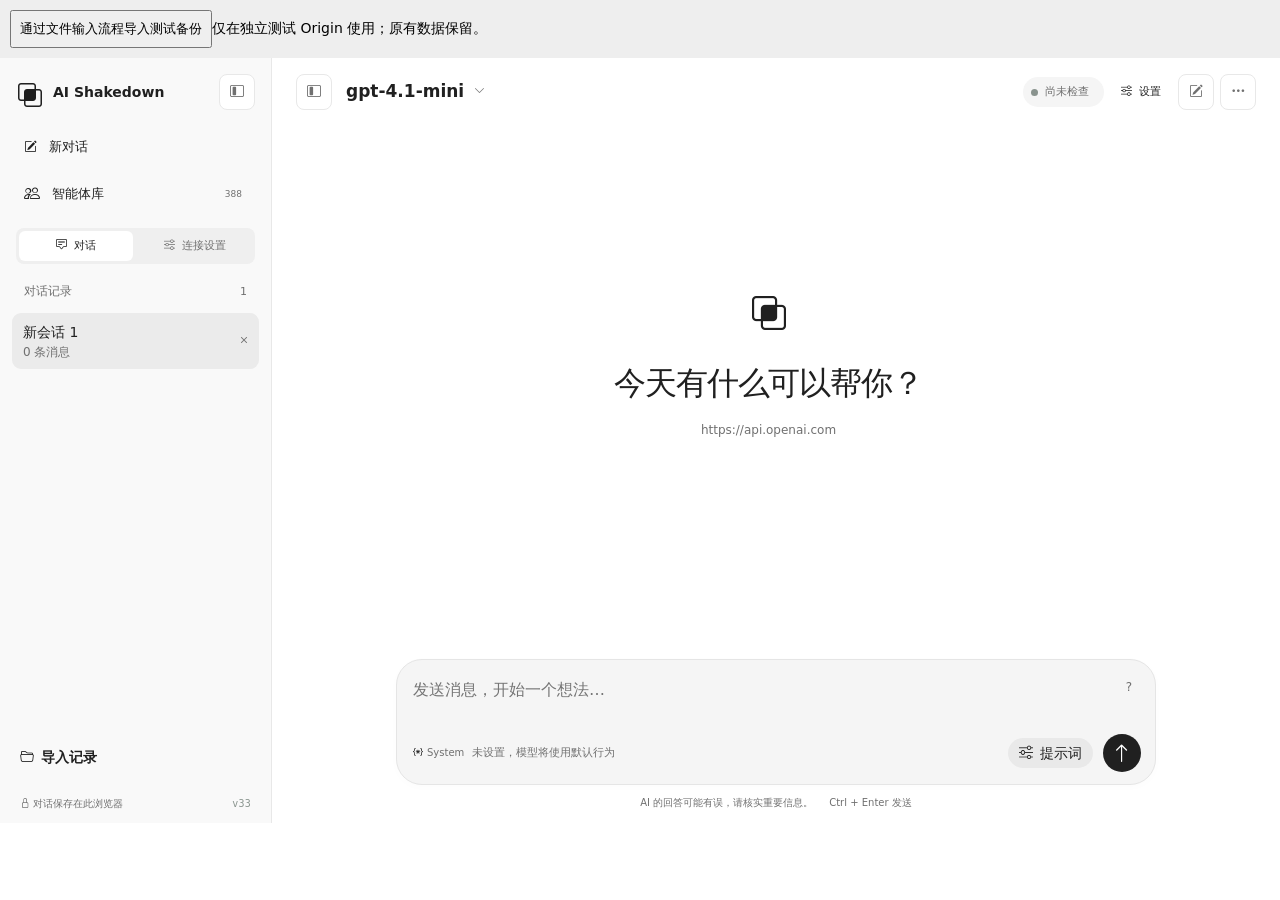
<file: tests/backup-restore-browser.html>
<!doctype html><meta charset="utf-8"><title>跨 Origin 完整备份恢复回归</title>
<style>body{margin:0;font:14px system-ui}header{padding:10px;background:#eee}button{padding:8px}iframe{border:0;width:100%;height:85vh}</style>
<header><button id="import">通过文件输入流程导入测试备份</button><span id="status" role="status">仅在独立测试 Origin 使用；原有数据保留。</span></header>
<iframe id="app" src="/?no-sw=1&amp;refresh=1"></iframe>
<script type="module">
document.querySelector('#import').onclick=async()=>{
    if(location.hostname!=='127.0.0.1')throw Error('仅允许本地测试');
    const response=await fetch('/tests/fixtures/v33-chat-backup.json',{cache:'no-store'});
    if(!response.ok)throw Error('测试备份不可用');
    const file=new File([await response.blob()],'v33-chat-backup.json',{type:'application/json'}),files=new DataTransfer();files.items.add(file);
    const input=document.querySelector('#app').contentDocument.querySelector('#chat-backup-file');
    input.files=files.files;input.dispatchEvent(new Event('change',{bubbles:true}));
    document.querySelector('#status').textContent='已触发实际文件导入处理器，请检查导入结果和重复导入提示；此控件不验证系统文件选择器。';
};
</script>
</file>
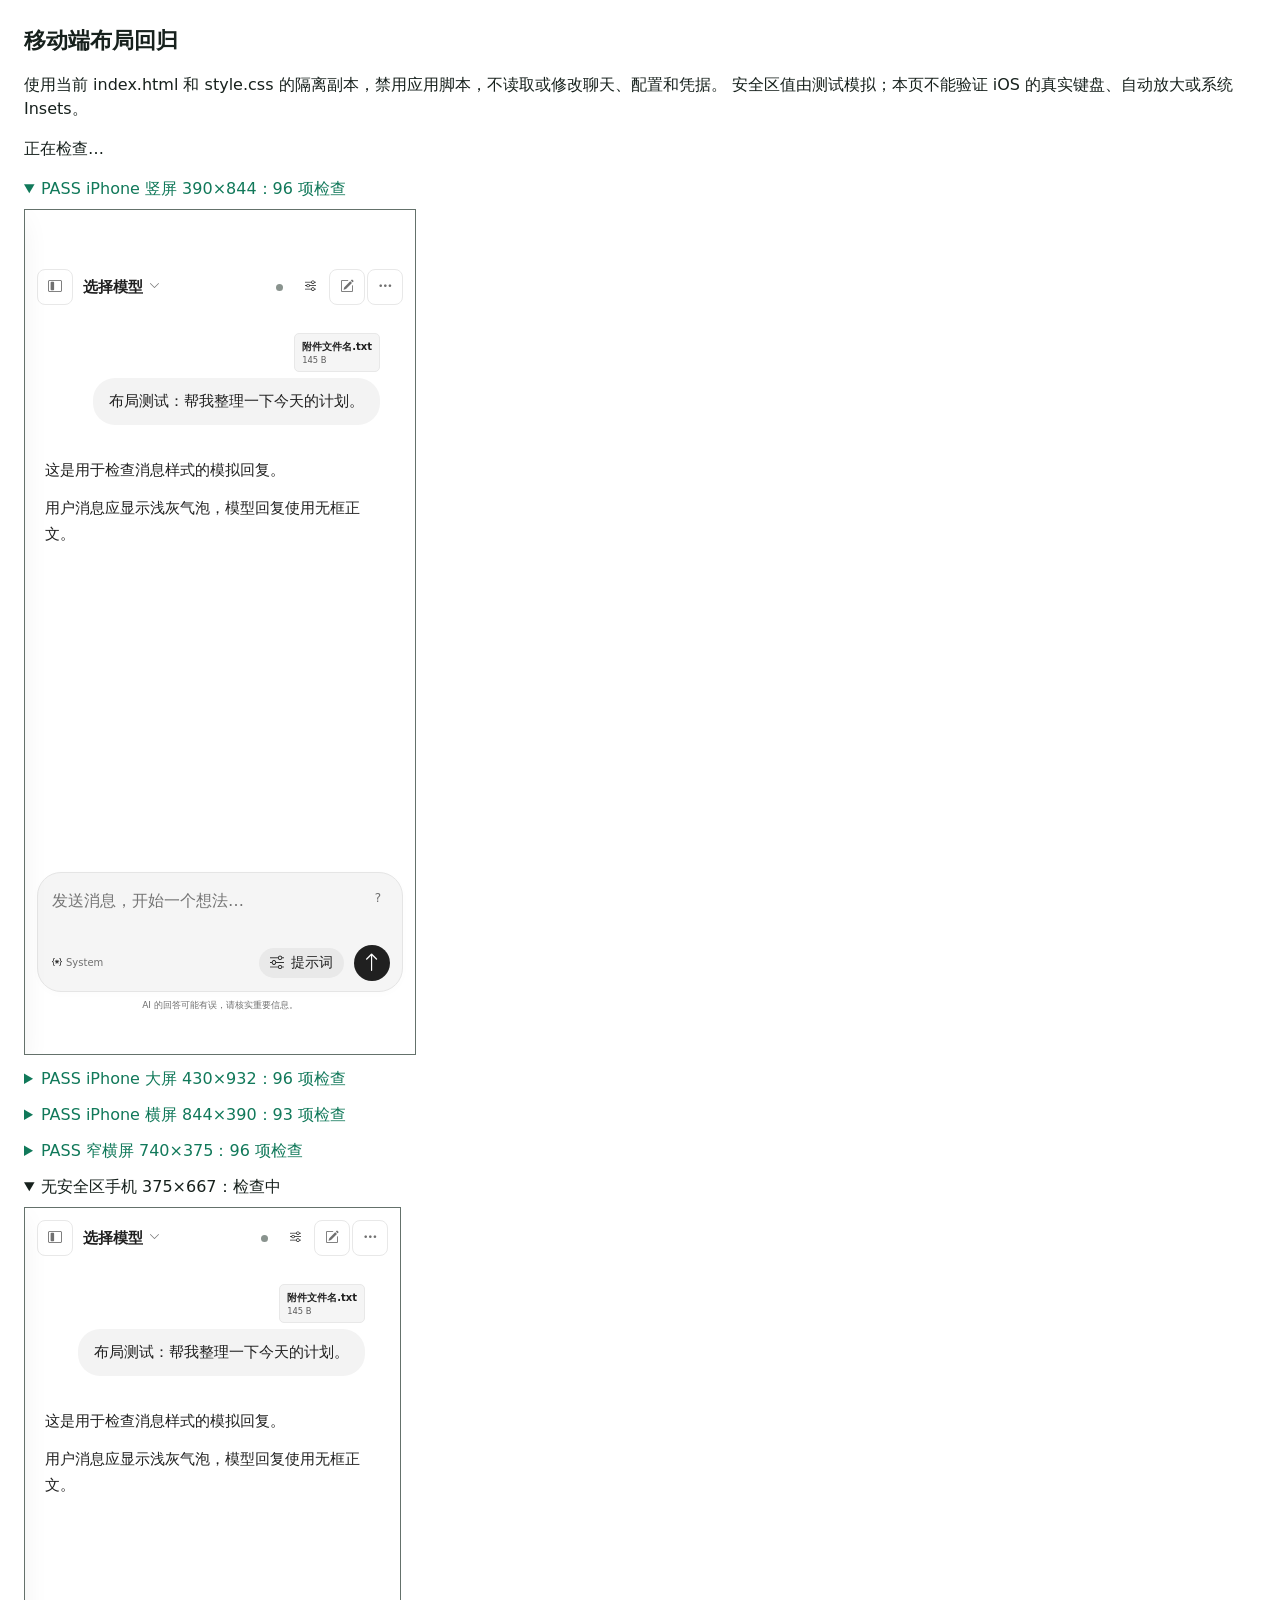
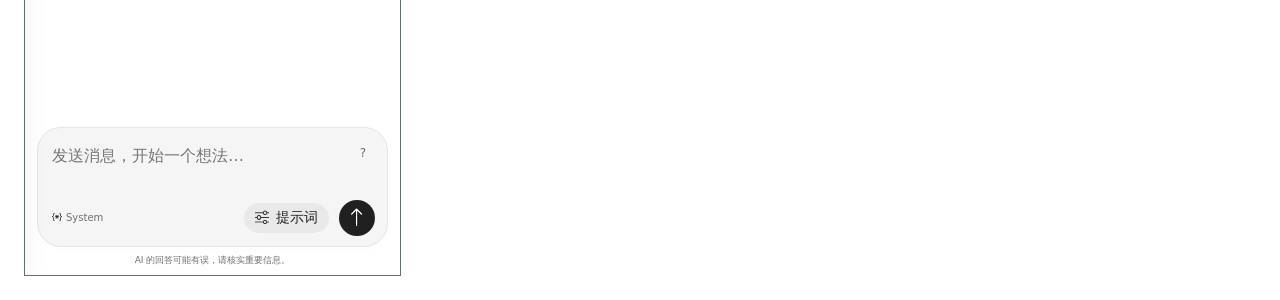
<file: tests/mobile-layout.html>
<!doctype html>
<html lang="zh-CN">
<meta charset="utf-8">
<meta name="viewport" content="width=device-width, initial-scale=1">
<title>移动端布局回归</title>
<style>
    body { margin: 24px; font: 16px/1.5 system-ui, sans-serif; color: #17211d; }
    h1 { font-size: 22px; }
    details { margin: 12px 0; }
    summary { cursor: pointer; }
    .preview { overflow: auto; max-height: 960px; margin-top: 8px; }
    iframe { display: block; border: 1px solid #64716b; }
    .pass { color: #11795a; }
    .fail { color: #b83b3b; white-space: pre-wrap; }
</style>
<h1>移动端布局回归</h1>
<p>使用当前 index.html 和 style.css 的隔离副本，禁用应用脚本，不读取或修改聊天、配置和凭据。
    安全区值由测试模拟；本页不能验证 iOS 的真实键盘、自动放大或系统 Insets。</p>
<p id="status" role="status">正在检查…</p>
<div id="results"></div>
<script type="module">
    const cases = [
        { name: 'iPhone 竖屏', width: 390, height: 844, insets: [47, 0, 34, 0] },
        { name: 'iPhone 大屏', width: 430, height: 932, insets: [59, 0, 34, 0] },
        { name: 'iPhone 横屏', width: 844, height: 390, insets: [0, 47, 21, 47] },
        { name: '窄横屏', width: 740, height: 375, insets: [0, 44, 21, 44] },
        { name: '无安全区手机', width: 375, height: 667, insets: [0, 0, 0, 0] },
        { name: '窄 PWA 窗口', width: 630, height: 980, insets: [0, 0, 0, 0] },
        { name: '桌面', width: 1280, height: 900, insets: [0, 0, 0, 0] }
    ];
    const results = document.querySelector('#results');
    let passed = 0;
    let checks = 0;
    const assert = (condition, message) => {
        checks++;
        if (!condition) throw new Error(message);
    };
    const near = (actual, expected, label) => assert(Math.abs(actual - expected) < 1, `${label}: ${actual}，预期 ${expected}`);
    const settled = (win) => new Promise(resolve => win.requestAnimationFrame(() => win.requestAnimationFrame(resolve)));

    try {
        // A previous local PWA may still control this origin despite ?no-sw=1.
        // Use a fresh URL as well as no-store so its CacheStorage cannot mask changes.
        const sourceUrl = new URL('../index.html', location.href);
        sourceUrl.searchParams.set('layout-test', Date.now());
        const response = await fetch(sourceUrl, { cache: 'no-store' });
        if (!response.ok) throw new Error(`读取 index.html 失败：${response.status}`);
        const source = await response.text();
        for (const scenario of cases) {
            const details = document.createElement('details');
            details.open = true;
            const summary = document.createElement('summary');
            summary.textContent = `${scenario.name} ${scenario.width}×${scenario.height}：检查中`;
            const preview = document.createElement('div');
            preview.className = 'preview';
            const frame = document.createElement('iframe');
            frame.title = scenario.name;
            frame.width = scenario.width;
            frame.height = scenario.height;
            frame.setAttribute('sandbox', 'allow-same-origin');
            preview.append(frame);
            details.append(summary, preview);
            results.append(details);

            const fixture = new DOMParser().parseFromString(source, 'text/html');
            fixture.querySelectorAll('script, link[rel="manifest"]').forEach(node => node.remove());
            const base = fixture.createElement('base');
            base.href = new URL('../', location.href).href;
            fixture.head.prepend(base);
            for (const link of fixture.querySelectorAll('link[rel="stylesheet"]')) {
                const url = new URL(link.getAttribute('href'), base.href);
                url.searchParams.set('layout-test', sourceUrl.searchParams.get('layout-test'));
                link.href = url.href;
            }
            const stable = fixture.createElement('style');
            stable.textContent = '*, *::before, *::after { transition: none !important; animation: none !important; }';
            fixture.head.append(stable);
            ['top', 'right', 'bottom', 'left'].forEach((side, index) => {
                fixture.documentElement.style.setProperty(`--safe-area-${side}`, `${scenario.insets[index]}px`);
            });
            fixture.body.classList.add('chat-focused');
            // Synthetic messages exercise real message selectors without a model call.
            fixture.querySelector('#chat-window').innerHTML = `
                <div class="message-row user"><div class="message-avatar">你</div><div class="message-main"><div class="message-attachments"><div class="message-attachment"><span class="message-attachment-copy"><strong>附件文件名.txt</strong><small>145 B</small></span></div></div><div class="message-content">布局测试：帮我整理一下今天的计划。</div></div></div>
                <div class="message-row assistant"><div class="message-avatar">AI</div><div class="message-main"><div class="message-content markdown-content"><p>这是用于检查消息样式的模拟回复。</p><p>用户消息应显示浅灰气泡，模型回复使用无框正文。</p></div></div></div>`;
            const loaded = new Promise(resolve => frame.addEventListener('load', resolve, { once: true }));
            frame.srcdoc = `<!doctype html>${fixture.documentElement.outerHTML}`;
            await loaded;
            const win = frame.contentWindow;
            const doc = frame.contentDocument;
            await doc.fonts.ready;
            await settled(win);
            const rect = selector => doc.querySelector(selector).getBoundingClientRect();
            const [top, right, bottom, left] = scenario.insets;
            const insideSafeArea = (box, label) => {
                assert(box.top >= top - 1 && box.bottom <= scenario.height - bottom + 1, `${label} 进入上下安全区：${box.top}…${box.bottom}`);
                assert(box.left >= left - 1 && box.right <= scenario.width - right + 1, `${label} 进入左右安全区：${box.left}…${box.right}`);
            };
            try {
                const startChecks = checks;
                assert(doc.documentElement.scrollWidth <= scenario.width, '页面横向溢出');
                insideSafeArea(rect('.model-picker-button'), '模型入口');
                insideSafeArea(rect('.header-actions'), '顶部操作');
                assert(rect('.model-picker-button').right <= rect('.header-actions').left + 1, '模型入口与顶部操作重叠');
                near(rect('.workspace').bottom, scenario.height, '工作区底部');
                near(rect('.composer').bottom, scenario.height, '输入区底部');
                insideSafeArea(rect('.composer-surface'), '圆角输入区');
                assert(rect('#message-input').bottom <= rect('.composer-surface').bottom, '输入框超出圆角容器');
                insideSafeArea(rect('#send-button'), '发送按钮');
                assert(rect('.composer').bottom - rect('.composer-surface').bottom <= bottom + 60, '输入容器没有贴近底部');
                near(rect('#send-button').width, rect('#send-button').height, '发送按钮应为正圆');
                const attachmentStrip = doc.querySelector('#attachment-preview-list');
                const attachButton = doc.querySelector('#attachment-button');
                attachButton.hidden = false;
                attachmentStrip.hidden = false;
                const card = '<div class="attachment-preview-item"><i></i><span class="attachment-preview-copy"><strong>这是一个很长的附件文件名-EVA42-bmi.txt</strong><small>12 KB</small></span><button type="button">×</button></div>';
                attachmentStrip.innerHTML = card;
                await settled(win);
                const oneCardHeight = attachmentStrip.getBoundingClientRect().height;
                attachmentStrip.innerHTML = card.repeat(6);
                await settled(win);
                near(attachmentStrip.getBoundingClientRect().height, oneCardHeight, '六个附件不能变成多行顶走输入框');
                near(rect('#message-input').left, rect('#attachment-preview-list').left, '有附件时文本区左对齐');
                near(rect('#message-input').right, rect('#attachment-preview-list').right, '文本区保持全宽');
                assert(rect('#message-input').top >= rect('#attachment-preview-list').bottom - 1, '附件与文字区重叠');
                assert(rect('.composer-action-row').top >= rect('#message-input').bottom - 1, '操作栏挤入文字区');
                insideSafeArea(rect('#send-button'), '六附件发送按钮');
                assert(doc.documentElement.scrollWidth <= scenario.width, '六附件导致页面横向溢出');
                attachmentStrip.replaceChildren(); attachmentStrip.hidden = true; attachButton.hidden = true;
                const promptButton = doc.querySelector('#system-prompt-edit');
                assert(promptButton.scrollWidth <= promptButton.clientWidth + 1, '提示词按钮文字溢出');
                const cardStyle = win.getComputedStyle(doc.querySelector('.message-attachment'));
                assert(cardStyle.color === 'rgb(32, 32, 32)', '附件文字应为深色');
                assert(cardStyle.backgroundColor === 'rgb(245, 245, 245)', '附件背景应为浅灰色');
                const userStyle = win.getComputedStyle(doc.querySelector('.message-row.user .message-content'));
                assert(userStyle.backgroundColor === 'rgb(243, 243, 243)', '用户消息缺少浅灰气泡');
                assert(parseFloat(userStyle.borderRadius) >= 20, '用户气泡圆角丢失');
                const replyStyle = win.getComputedStyle(doc.querySelector('.message-row.assistant .message-content'));
                near(parseFloat(replyStyle.borderTopWidth), 0, '模型回复不应有边框');
                assert(win.getComputedStyle(doc.querySelector('.message-row.assistant .message-avatar')).display === 'none', '模型头像应隐藏');
                for (const control of doc.querySelectorAll('input:not([type="checkbox"]):not([type="file"]):not([type="hidden"]), select, textarea')) {
                    const size = Number.parseFloat(win.getComputedStyle(control).fontSize);
                    if (scenario.width <= 1024 || win.matchMedia('(any-pointer: coarse)').matches) {
                        assert(size >= 16, `${control.id || control.tagName} 字号只有 ${size}px`);
                    }
                }
                if (scenario.width > 1024 && !win.matchMedia('(any-pointer: coarse)').matches) {
                    near(Number.parseFloat(win.getComputedStyle(doc.querySelector('#message-input')).fontSize), 16, '桌面聊天字号');
                    near(Number.parseFloat(win.getComputedStyle(doc.querySelector('#system-prompt')).fontSize), 12, '桌面 System 字号');
                }
                for (const selector of ['.conversation-search', '.message-selection-bar']) {
                    doc.querySelector(selector).hidden = false;
                    near(rect('.composer').bottom, scenario.height, `${selector} 显示后输入区仍贴底`);
                }
                assert(rect('.chat-window').bottom <= rect('.composer').top + 1, '消息区与输入区重叠');
                doc.querySelectorAll('.conversation-search, .message-selection-bar').forEach(bar => { bar.hidden = true; });

                doc.body.classList.remove('chat-focused', 'sidebar-conversations');
                doc.body.classList.add('sidebar-settings');
                doc.querySelector('.workspace-sidebar').classList.add('is-open');
                insideSafeArea(rect('.settings-panel'), '设置侧栏');
                doc.body.classList.remove('sidebar-settings');
                doc.body.classList.add('conversation-sidebar-enabled', 'sidebar-conversations');
                insideSafeArea(rect('.workspace-sidebar-switcher'), '侧栏切换');
                insideSafeArea(rect('.conversation-sidebar-actions'), '对话侧栏底部按钮');
                doc.body.classList.remove('sidebar-settings');
                doc.querySelector('.workspace-sidebar').classList.remove('is-open');
                doc.body.classList.add('chat-focused');

                for (const backdrop of doc.querySelectorAll('.modal-backdrop')) {
                    backdrop.hidden = false;
                    const dialog = backdrop.querySelector('[role="dialog"]');
                    insideSafeArea(dialog.getBoundingClientRect(), backdrop.id);
                    if (backdrop.id === 'system-prompt-modal') {
                        for (const id of ['system-prompt-save', 'system-prompt-cancel']) {
                            const button = doc.getElementById(id);
                            assert(button.scrollWidth <= button.clientWidth + 1, `${id} 按钮文字溢出`);
                            const style = win.getComputedStyle(button);
                            assert(style.color !== style.backgroundColor, `${id} 按钮文字不可读`);
                        }
                    }
                    if (backdrop.id === 'agent-library-modal') {
                        const list = doc.querySelector('#agent-list');
                        list.innerHTML = '<button class="agent-list-item" type="button">布局测试角色</button>';
                        const listBox = rect('#agent-list');
                        const detailBox = rect('#agent-detail');
                        if (scenario.width <= 780) {
                            near(listBox.left, detailBox.left, '手机列表与详情应在同一列');
                            near(listBox.width, detailBox.width, '手机列表与详情应同宽');
                            assert(detailBox.top >= listBox.bottom - 1, '手机详情应位于列表下方');
                            doc.querySelector('#agent-detail-empty').hidden = true;
                            doc.querySelector('#custom-agent-editor').hidden = false;
                            assert(rect('#custom-agent-name').width >= detailBox.width - 30, '手机自定义编辑区应占满单栏');
                            doc.querySelector('#custom-agent-editor').hidden = true;
                            doc.querySelector('#agent-detail-empty').hidden = false;
                        } else {
                            assert(detailBox.left >= listBox.right - 1, '桌面智能体库应保留双栏');
                        }
                    }
                    for (const footer of dialog.querySelectorAll('.help-footer, .agent-library-footer')) {
                        insideSafeArea(footer.getBoundingClientRect(), `${backdrop.id} 底部操作`);
                    }
                    backdrop.hidden = true;
                }
                const toast = doc.createElement('div');
                toast.className = 'toast';
                toast.textContent = '安全区回归测试';
                doc.querySelector('.toast-region').append(toast);
                insideSafeArea(toast.getBoundingClientRect(), '提示消息');
                toast.remove();
                summary.textContent = `PASS ${scenario.name} ${scenario.width}×${scenario.height}：${checks - startChecks} 项检查`;
                summary.className = 'pass';
                passed++;
                details.open = passed === 1;
            } catch (error) {
                summary.textContent = `FAIL ${scenario.name}：${error.message}`;
                summary.className = 'fail';
                details.open = true;
            }
        }
        const status = document.querySelector('#status');
        status.textContent = `${passed === cases.length ? 'PASS' : 'FAIL'} ${passed}/${cases.length} 个布局场景，${checks} 项检查。iPhone 真机验证仍需单独执行。`;
        status.className = passed === cases.length ? 'pass' : 'fail';
    } catch (error) {
        document.querySelector('#status').textContent = `FAIL ${error.message}`;
    }
</script>
</html>
</file>
<file: style.css>
:root {
    --safe-area-top: env(safe-area-inset-top, 0px);
    --safe-area-right: env(safe-area-inset-right, 0px);
    --safe-area-bottom: env(safe-area-inset-bottom, 0px);
    --safe-area-left: env(safe-area-inset-left, 0px);
    --app-header-height: 0px;
    --ink: #202020;
    --muted: #707070;
    --line: #e8e8e8;
    --line-strong: #d4d4d4;
    --surface: #ffffff;
    --surface-soft: #f5f5f5;
    --canvas: #ffffff;
    --accent: #212121;
    --accent-dark: #171717;
    --accent-soft: #ededed;
    --blue: #2f6f9f;
    --blue-soft: #eaf2f8;
    --amber: #9c6700;
    --amber-soft: #fff4d8;
    --danger: #b83b3b;
    --danger-soft: #fbeaea;
    --warning: #a15c00;
    --warning-soft: #fff1d6;
    --shadow: 0 12px 30px rgba(23, 33, 29, 0.09);
}

* {
    box-sizing: border-box;
}

html,
body {
    height: 100%;
    min-height: 0;
}

body.modal-open {
    overflow: hidden;
}

body {
    margin: 0;
    overflow: hidden;
    background: var(--canvas);
    color: var(--ink);
    font-family: system-ui, -apple-system, BlinkMacSystemFont, "Segoe UI", Roboto, "Noto Sans CJK SC", "Microsoft YaHei", sans-serif;
    font-size: 14px;
}

button,
input,
select,
textarea {
    color: inherit;
    font: inherit;
    letter-spacing: 0;
}

button {
    cursor: pointer;
}

button:disabled {
    cursor: not-allowed;
    opacity: 0.48;
}

[hidden] {
    display: none !important;
}

.app-header {
    height: calc(var(--app-header-height) + var(--safe-area-top));
    padding: var(--safe-area-top) calc(20px + var(--safe-area-right)) 0 calc(20px + var(--safe-area-left));
    border-bottom: 1px solid var(--line);
    background: rgba(255, 255, 255, 0.98);
    display: flex;
    align-items: center;
    justify-content: space-between;
    position: relative;
    z-index: 20;
}

.brand-block,
.header-actions,
.panel-heading,
.inspector-heading,
.chat-toolbar,
.toolbar-actions,
.stats-header {
    display: flex;
    align-items: center;
}

.brand-block {
    gap: 11px;
}

.brand-mark {
    width: 38px;
    height: 38px;
    border-radius: 7px;
    background: var(--ink);
    color: white;
    display: grid;
    place-items: center;
    font-size: 12px;
    font-weight: 800;
}

h1,
h2,
p {
    margin: 0;
}

h1 {
    font-size: 15px;
    line-height: 1.2;
}

.brand-block p {
    margin-top: 2px;
    color: var(--muted);
    font-size: 12px;
}

.build-version {
    display: block;
    width: max-content;
    margin-top: 1px;
    color: #8a958f;
    font-family: "SFMono-Regular", Consolas, monospace;
    font-size: 8px;
    font-weight: 500;
    line-height: 1;
    letter-spacing: 0.02em;
    pointer-events: none;
    user-select: none;
}

h2 {
    font-size: 16px;
    line-height: 1.3;
}

.header-actions {
    gap: 12px;
}

.workspace-toggle-button {
    min-height: 34px;
    padding: 0 11px;
    border: 1px solid var(--line-strong);
    border-radius: 6px;
    background: var(--surface);
    color: var(--ink);
    display: inline-flex;
    align-items: center;
    gap: 7px;
    font-size: 11px;
    font-weight: 700;
}

.workspace-toggle-button:hover,
.workspace-toggle-button:focus-visible {
    border-color: var(--accent);
    color: var(--accent-dark);
}

.runtime-context {
    height: 44px;
    margin: 0 auto;
    border: 1px solid var(--line);
    border-radius: 7px;
    background: var(--surface-soft);
    display: flex;
    align-items: stretch;
    overflow: hidden;
}

.runtime-context [hidden] {
    display: none;
}

.context-item {
    min-width: 102px;
    padding: 6px 13px;
    border-right: 1px solid var(--line);
    display: grid;
    align-content: center;
    gap: 2px;
}

.context-item:last-child {
    border-right: 0;
}

.context-item span {
    color: var(--muted);
    font-size: 9px;
    font-weight: 700;
    text-transform: uppercase;
}

.context-item strong {
    max-width: 170px;
    overflow: hidden;
    text-overflow: ellipsis;
    white-space: nowrap;
    font-size: 11px;
}

.context-model {
    min-width: 150px;
}

.context-agent {
    background: var(--accent-soft);
    color: var(--accent-dark);
}

.connection-state {
    min-width: 116px;
    height: 32px;
    padding: 0 11px;
    border: 1px solid var(--line);
    border-radius: 6px;
    background: var(--surface-soft);
    display: inline-flex;
    align-items: center;
    gap: 7px;
    color: var(--muted);
    font-size: 12px;
}

.status-dot {
    width: 7px;
    height: 7px;
    border-radius: 50%;
    background: #89938e;
}

.connection-state[data-state="success"] {
    color: var(--accent-dark);
    background: var(--accent-soft);
    border-color: #b8dacd;
}

.connection-state[data-state="success"] .status-dot {
    background: var(--accent);
}

.connection-state[data-state="error"] {
    color: var(--danger);
    background: var(--danger-soft);
    border-color: #ecc5c5;
}

.connection-state[data-state="error"] .status-dot {
    background: var(--danger);
}

#latency-text:not(:empty)::before {
    content: "\00b7";
    margin-right: 7px;
}

.workspace {
    height: 100vh;
    height: 100dvh;
    padding-inline: var(--safe-area-left) var(--safe-area-right);
    min-height: 0;
    display: grid;
    grid-template-columns: 272px minmax(0, 1fr);
    overflow: hidden;
    transition: grid-template-columns 0.2s ease-out;
}

.workspace-sidebar,
.chat-panel {
    min-width: 0;
    background: var(--surface);
}

.workspace-sidebar {
    min-height: 0;
    padding-top: var(--safe-area-top);
    padding-bottom: var(--safe-area-bottom);
    border-right: 1px solid var(--line);
    background: #f9f9f9;
    display: flex;
    flex-direction: column;
    overflow: hidden;
    transition: opacity 0.16s ease-out, transform 0.2s ease-out;
}

.workspace-sidebar-switcher {
    min-height: 48px;
    padding: 7px;
    border-bottom: 1px solid var(--line);
    background: #f7f9f8;
    display: none;
    grid-template-columns: repeat(2, minmax(0, 1fr));
    gap: 6px;
}

.conversation-sidebar-enabled .workspace-sidebar-switcher {
    display: grid;
}

.workspace-sidebar-switcher button {
    min-width: 0;
    border: 1px solid transparent;
    border-radius: 6px;
    background: transparent;
    color: var(--muted);
    display: inline-flex;
    align-items: center;
    justify-content: center;
    gap: 7px;
    font-size: 11px;
    font-weight: 700;
}

.workspace-sidebar-switcher button:hover,
.workspace-sidebar-switcher button.active {
    border-color: var(--line);
    background: var(--surface);
    color: var(--accent-dark);
}

.conversation-sidebar,
.settings-panel {
    min-height: 0;
    flex: 1;
    overflow-y: auto;
}

.settings-panel {
    padding: 18px;
}

.conversation-sidebar {
    padding: 20px 12px 0;
    display: none;
    flex-direction: column;
    gap: 12px;
}

.sidebar-conversations .conversation-sidebar {
    display: flex;
}

.sidebar-conversations .settings-panel {
    display: none;
}

.conversation-sidebar-heading {
    padding: 0 12px;
    display: flex;
    align-items: center;
    justify-content: space-between;
    gap: 10px;
    color: var(--muted);
}

.conversation-sidebar-count {
    color: var(--muted);
    font-size: 11px;
    font-variant-numeric: tabular-nums;
}

.conversation-sidebar-note {
    padding: 9px 10px;
    border: 1px solid #d6e3dd;
    border-radius: 6px;
    background: var(--surface-soft);
    color: var(--muted);
    display: flex;
    align-items: flex-start;
    gap: 7px;
    font-size: 10px;
    line-height: 1.5;
}

.conversation-sidebar-note i {
    margin-top: 1px;
    color: var(--accent);
}

.conversation-sidebar-list {
    min-height: 0;
    display: grid;
    align-content: start;
    gap: 3px;
    flex: 1;
    overflow-y: auto;
    scrollbar-width: thin;
}

.conversation-sidebar-item {
    min-width: 0;
    min-height: 52px;
    border: 1px solid transparent;
    border-radius: 7px;
    display: flex;
    align-items: stretch;
}

.conversation-sidebar-item:hover,
.conversation-sidebar-item.active {
    border-color: var(--line);
    background: var(--surface-soft);
}

.conversation-sidebar-item.active {
    border-color: #9dccbb;
    box-shadow: inset 3px 0 0 var(--accent);
}

.conversation-sidebar-item > button:first-child {
    min-width: 0;
    padding: 8px 7px 8px 11px;
    border: 0;
    background: transparent;
    display: grid;
    align-content: center;
    gap: 3px;
    flex: 1;
    text-align: left;
}

.conversation-sidebar-item strong,
.conversation-sidebar-item small {
    overflow: hidden;
    text-overflow: ellipsis;
    white-space: nowrap;
}

.conversation-sidebar-item strong {
    font-size: 11px;
}

.conversation-sidebar-item small {
    color: var(--muted);
    font-size: 9px;
}

.conversation-sidebar-close {
    width: 30px;
    padding: 0;
    border: 0;
    background: transparent;
    color: var(--muted);
    flex: 0 0 auto;
}

.conversation-sidebar-close:hover {
    color: var(--danger);
}

.conversation-sidebar-actions {
    display: grid;
    grid-template-columns: 1fr 1fr;
    gap: 7px;
}

.conversation-sidebar-actions button {
    min-width: 0;
    padding-inline: 8px;
}

.panel-heading,
.inspector-heading,
.chat-toolbar,
.stats-header {
    justify-content: space-between;
}

.eyebrow {
    display: block;
    margin-bottom: 4px;
    color: var(--accent);
    font-size: 10px;
    font-weight: 800;
    letter-spacing: 0.08em;
}

.form-stack {
    margin-top: 12px;
    display: grid;
    gap: 12px;
}

.saved-library {
    margin-top: 14px;
    padding: 12px;
    border: 1px solid var(--line);
    border-radius: 7px;
    background: #f7f9f8;
    display: grid;
    gap: 8px;
}

.section-label {
    margin-top: 18px;
    padding-top: 14px;
    border-top: 1px solid var(--line);
    color: var(--muted);
    display: flex;
    align-items: center;
    gap: 7px;
    font-size: 10px;
    font-weight: 800;
    text-transform: uppercase;
}

.section-label i {
    color: var(--blue);
    font-size: 12px;
}

.settings-inspector {
    margin-top: 18px;
    border-top: 1px solid var(--line);
}

.settings-inspector summary {
    padding: 14px 2px 2px;
    color: var(--ink);
    display: flex;
    align-items: center;
    justify-content: space-between;
    gap: 10px;
    cursor: pointer;
    list-style: none;
}

.settings-inspector summary::-webkit-details-marker {
    display: none;
}

.settings-inspector summary > span {
    display: inline-flex;
    align-items: center;
    gap: 7px;
    font-size: 12px;
    font-weight: 800;
}

.settings-inspector summary > span i {
    color: var(--blue);
}

.settings-inspector summary small {
    color: var(--muted);
    font-size: 9px;
    font-weight: 600;
}

.settings-inspector summary::after {
    content: "＋";
    color: var(--accent);
    font-size: 14px;
}

.settings-inspector[open] summary::after {
    content: "－";
}

.settings-inspector-body {
    margin-top: 10px;
    padding: 12px;
    border: 1px solid var(--line);
    border-radius: 7px;
    background: var(--surface-soft);
}

.settings-inspector .inspector-content {
    min-height: 180px;
    max-height: 300px;
}

@media (min-width: 781px) {
    body.sidebar-settings .workspace {
        grid-template-columns: 344px minmax(0, 1fr);
    }

    body.sidebar-collapsed .workspace {
        grid-template-columns: 0 minmax(0, 1fr);
    }

    body.sidebar-collapsed .workspace-sidebar {
        visibility: hidden;
        opacity: 0;
        pointer-events: none;
        transform: translateX(-18px);
    }
}

.connection-fields {
    margin-top: 10px;
}

.library-title-row,
.library-actions {
    display: flex;
    align-items: center;
}

.library-title-row {
    justify-content: space-between;
    color: #4f5a55;
    font-size: 12px;
    font-weight: 700;
}

.library-actions {
    gap: 8px;
}

.library-actions .secondary-button {
    flex: 1;
}

.text-button {
    padding: 2px 0;
    border: 0;
    background: transparent;
    color: var(--accent);
    font: inherit;
    font-size: 11px;
    font-weight: 700;
}

.field {
    min-width: 0;
    display: grid;
    gap: 6px;
}

.field > span,
.field > label,
.parameter-field-heading > label:first-child,
.toggle-row > span:first-child {
    color: #4f5a55;
    font-size: 12px;
    font-weight: 600;
}

.field-hint {
    color: var(--muted);
    font-size: 10px;
    line-height: 1.45;
}

input,
select,
textarea {
    width: 100%;
    border: 1px solid var(--line-strong);
    border-radius: 6px;
    outline: none;
    background: var(--surface);
    transition: border-color 0.15s, box-shadow 0.15s;
}

input,
select {
    height: 38px;
    padding: 0 10px;
}

textarea {
    min-height: 68px;
    padding: 9px 10px;
    resize: vertical;
    line-height: 1.5;
}

input:focus,
select:focus,
textarea:focus {
    border-color: var(--accent);
    box-shadow: 0 0 0 3px rgba(22, 122, 91, 0.12);
}

.input-with-action,
.input-with-button,
.message-compose-row {
    display: flex;
    gap: 8px;
}

.input-with-action {
    position: relative;
}

.input-with-action input {
    padding-right: 40px;
}

.field-icon-button {
    width: 38px;
    height: 36px;
    border: 0;
    background: transparent;
    position: absolute;
    right: 1px;
    top: 1px;
    color: var(--muted);
}

.input-with-button input,
.input-with-button select {
    min-width: 0;
    flex: 1;
}

.reasoning-field {
    margin-top: 8px;
}

.local-codex-setup {
    padding: 13px;
    border: 1px solid #9ebcaf;
    border-radius: 7px;
    background: #f0f7f3;
    display: grid;
    gap: 11px;
}

.local-codex-setup[hidden] {
    display: none;
}

.local-codex-heading,
.local-codex-actions {
    display: flex;
    align-items: center;
}

.local-codex-heading {
    justify-content: space-between;
    gap: 10px;
}

.local-codex-heading > div {
    display: grid;
    gap: 2px;
}

.local-codex-heading strong {
    font-size: 12px;
}

.local-codex-heading small,
.local-codex-note {
    color: var(--muted);
    font-size: 10px;
}

.local-codex-state {
    padding: 4px 7px;
    border: 1px solid var(--line-strong);
    border-radius: 999px;
    background: var(--surface);
    color: var(--muted);
    font-size: 10px;
    white-space: nowrap;
}

.local-codex-state[data-state="success"] {
    border-color: #72a28d;
    background: #e4f2eb;
    color: #205c43;
}

.local-codex-state[data-state="error"] {
    border-color: #d7a29d;
    background: #fbefed;
    color: #8d3128;
}

.local-codex-setup > p {
    margin: 0;
    color: var(--muted);
    font-size: 11px;
    line-height: 1.55;
}

.local-codex-setup > p code {
    color: var(--accent);
}

.local-codex-compatibility {
    padding: 9px;
    border: 1px solid #dfc98f;
    border-radius: 6px;
    background: #fff9e9;
    color: #765b2b;
    display: grid;
    grid-template-columns: auto minmax(0, 1fr) auto;
    align-items: center;
    gap: 9px;
}

.local-codex-compatibility[hidden] {
    display: none;
}

.local-codex-compatibility > i {
    font-size: 16px;
}

.local-codex-compatibility > div {
    min-width: 0;
    display: grid;
    gap: 2px;
}

.local-codex-compatibility strong {
    color: #6c501e;
    font-size: 11px;
}

.local-codex-compatibility small {
    font-size: 9px;
    line-height: 1.5;
}

.local-codex-compatibility code {
    overflow-wrap: anywhere;
}

.compact-field {
    gap: 5px;
}

.local-codex-actions {
    display: grid;
    grid-template-columns: repeat(2, minmax(0, 1fr));
    gap: 7px;
}

.local-codex-actions button {
    min-width: 0;
    min-height: 36px;
}

#local-codex-stop {
    grid-column: 1 / -1;
}

.local-codex-command {
    padding: 8px 9px;
    border: 1px solid var(--line);
    border-radius: 5px;
    background: var(--surface);
    display: grid;
    gap: 4px;
}

.local-codex-command > div {
    display: flex;
    align-items: center;
    justify-content: space-between;
    gap: 8px;
}

.local-codex-command span {
    color: var(--muted);
    font-size: 9px;
    text-transform: uppercase;
    letter-spacing: 0.06em;
}

.local-codex-command .text-button {
    padding: 0;
    border: 0;
    background: transparent;
    color: var(--accent);
    font: inherit;
    font-size: 9px;
    cursor: pointer;
}

.local-codex-command code {
    color: var(--accent);
    font-size: 10px;
    line-height: 1.45;
    overflow-wrap: anywhere;
    user-select: all;
}

.local-codex-guide {
    padding-top: 2px;
    border-top: 1px solid var(--line);
    color: var(--muted);
    font-size: 10px;
    line-height: 1.55;
}

.local-codex-guide[hidden] {
    display: none;
}

.local-codex-guide summary {
    padding-top: 8px;
    color: var(--accent);
    font-weight: 700;
    cursor: pointer;
}

.local-codex-guide ol {
    margin: 9px 0 0;
    padding-left: 18px;
    display: grid;
    gap: 7px;
}

.local-codex-guide p {
    margin: 9px 0 0;
}

.local-codex-guide a {
    color: var(--accent);
}

.local-codex-guide code {
    color: var(--accent);
    overflow-wrap: anywhere;
}

.icon-button,
.secondary-button,
.primary-button,
.send-button {
    border-radius: 6px;
    display: inline-flex;
    align-items: center;
    justify-content: center;
}

.icon-button {
    width: 36px;
    height: 36px;
    border: 1px solid var(--line);
    background: var(--surface);
    color: var(--muted);
}

.icon-button:hover:not(:disabled) {
    background: var(--surface-soft);
    color: var(--ink);
}

.icon-button.small {
    width: 30px;
    height: 30px;
}

.secondary-button,
.primary-button,
.send-button {
    min-height: 38px;
    border: 1px solid transparent;
    gap: 7px;
    font-weight: 700;
}

.secondary-button {
    border-color: var(--line-strong);
    background: var(--surface-soft);
}

.secondary-button:hover:not(:disabled) {
    background: #e9edeb;
}

.secondary-button.compact {
    flex: 0 0 auto;
    padding: 0 11px;
}

.primary-button,
.send-button {
    background: var(--accent);
    color: white;
}

.primary-button:hover:not(:disabled),
.send-button:hover:not(:disabled) {
    background: var(--accent-dark);
}

.full-width {
    width: 100%;
}

.advanced-settings {
    border-top: 1px solid var(--line);
    border-bottom: 1px solid var(--line);
}

.advanced-settings summary {
    padding: 11px 0;
    cursor: pointer;
    color: #4f5a55;
    font-size: 12px;
    font-weight: 700;
    line-height: 17px;
}

.details-content {
    padding: 2px 0 13px;
    display: grid;
    gap: 12px;
}

.endpoint-preview {
    min-width: 0;
    padding: 9px 10px;
    border: 1px solid var(--line);
    border-radius: 6px;
    background: var(--surface-soft);
    color: var(--muted);
    display: flex;
    align-items: flex-start;
    gap: 7px;
}

.pwa-install-card,
.pwa-ime-card {
    padding: 10px;
    border: 1px solid #b8dacd;
    border-radius: 7px;
    background: var(--accent-soft);
    display: grid;
    grid-template-columns: 34px minmax(0, 1fr) auto;
    align-items: center;
    gap: 9px;
}

.pwa-install-card[hidden],
.pwa-ime-card[hidden] {
    display: none;
}

.advanced-settings + .advanced-settings {
    border-top: 0;
}

.utility-settings-content {
    gap: 8px;
}

.utility-settings-content .field-hint {
    margin: 0;
}

.utility-settings-content .secondary-button {
    width: 100%;
    min-width: 0;
    box-sizing: border-box;
}

.utility-settings-content .chat-backup-actions {
    grid-template-columns: minmax(0, 1fr) minmax(0, 1fr);
}

.android-apk-download {
    color: inherit;
    text-decoration: none;
    white-space: nowrap;
}

.pwa-ime-card {
    border-color: #dfc98f;
    background: #fff9e9;
    align-items: start;
}

.pwa-ime-card .pwa-install-icon {
    background: #8b641d;
}

.pwa-install-icon {
    width: 34px;
    height: 34px;
    border-radius: 7px;
    background: var(--accent);
    color: white;
    display: grid;
    place-items: center;
    font-size: 15px;
}

.pwa-install-card > div,
.pwa-ime-card > div {
    min-width: 0;
    display: grid;
    gap: 2px;
}

.pwa-install-card strong,
.pwa-ime-card strong {
    font-size: 11px;
}

.pwa-install-card small,
.pwa-ime-card small {
    color: #4e7566;
    font-size: 9px;
    line-height: 1.45;
}

.chat-backup-actions {
    display: grid !important;
    gap: 6px !important;
}

.chat-backup-actions .secondary-button {
    white-space: nowrap;
}

.local-codex-history-option {
    align-items: center;
}

.local-codex-history-option > span:first-child {
    min-width: 0;
    display: grid;
    gap: 3px;
}

.local-codex-history-option strong {
    color: var(--ink);
    font-size: 11px;
}

.local-codex-history-option small {
    color: var(--muted);
    font-size: 9px;
    font-weight: 500;
    line-height: 1.45;
}

.pwa-ime-card small {
    color: #765b2b;
}

.pwa-ime-card details {
    margin-top: 5px;
    color: #765b2b;
    font-size: 9px;
    line-height: 1.5;
}

.pwa-ime-card summary {
    width: fit-content;
    cursor: pointer;
    font-weight: 800;
}

.pwa-ime-card ol {
    margin: 6px 0 3px;
    padding-left: 18px;
}

.pwa-ime-card p {
    margin: 4px 0 0;
}

.endpoint-preview code {
    min-width: 0;
    overflow-wrap: anywhere;
    font-family: "SFMono-Regular", Consolas, monospace;
    font-size: 11px;
    line-height: 1.45;
}

.panel-divider {
    height: 1px;
    margin: 22px 0;
    background: var(--line);
}

.compact-heading {
    margin-bottom: 0;
}

.parameter-grid,
.cost-fields {
    grid-template-columns: repeat(2, minmax(0, 1fr));
}

.span-two {
    grid-column: 1 / -1;
}

.parameter-field-heading {
    min-height: 22px;
    display: flex;
    align-items: center;
    justify-content: space-between;
    gap: 8px;
}

.parameter-toggle {
    display: inline-flex;
    align-items: center;
    gap: 6px;
    color: var(--muted);
    font-size: 10px;
    font-weight: 700;
    cursor: pointer;
    user-select: none;
}

.parameter-toggle .toggle-control {
    flex-basis: 32px;
    min-width: 32px;
    width: 32px;
    height: 18px;
    border-radius: 9px;
}

.parameter-toggle .toggle-control::after {
    width: 12px;
    height: 12px;
}

.parameter-toggle input:checked + .toggle-control::after {
    transform: translateX(14px);
}

.parameter-field.parameter-disabled > input {
    opacity: 0.58;
}

.toggle-row {
    min-height: 38px;
    display: flex;
    align-items: center;
    justify-content: space-between;
    gap: 12px;
    position: relative;
}

.toggle-row input,
.parameter-toggle input {
    position: absolute;
    width: 1px;
    height: 1px;
    margin: -1px;
    overflow: hidden;
    clip: rect(0 0 0 0);
    clip-path: inset(50%);
    -webkit-appearance: none;
    appearance: none;
    opacity: 0;
}

.toggle-control {
    flex: 0 0 38px;
    min-width: 38px;
    width: 38px;
    height: 22px;
    box-sizing: border-box;
    border-radius: 11px;
    background: #aeb7b2;
    position: relative;
    transition: background 0.15s;
}

.toggle-control::after {
    content: "";
    width: 16px;
    height: 16px;
    border-radius: 50%;
    background: white;
    position: absolute;
    left: 3px;
    top: 3px;
    transition: transform 0.15s;
}

.toggle-row input:checked + .toggle-control,
.parameter-toggle input:checked + .toggle-control {
    background: var(--accent);
}

.toggle-row input:checked + .toggle-control::after {
    transform: translateX(16px);
}

.toggle-row input:focus-visible + .toggle-control,
.parameter-toggle input:focus-visible + .toggle-control {
    outline: 2px solid var(--accent);
    outline-offset: 2px;
}

.toggle-row input:disabled + .toggle-control,
.parameter-toggle input:disabled + .toggle-control {
    opacity: 0.55;
}

.stats-grid {
    margin: 12px 0 14px;
    display: grid;
    grid-template-columns: repeat(2, minmax(0, 1fr));
    border: 1px solid var(--line);
    border-radius: 6px;
    overflow: hidden;
}

.stats-grid > div {
    min-width: 0;
    padding: 10px;
    display: grid;
    gap: 4px;
    border-bottom: 1px solid var(--line);
}

.stats-grid > div:nth-child(odd) {
    border-right: 1px solid var(--line);
}

.stats-grid > div:nth-last-child(-n + 2) {
    border-bottom: 0;
}

.stats-grid span,
.inspector-meta span {
    color: var(--muted);
    font-size: 10px;
    text-transform: uppercase;
}

.stats-grid strong {
    overflow: hidden;
    text-overflow: ellipsis;
    font-size: 14px;
}

.cost-fields {
    display: grid;
    gap: 10px;
}

.chat-panel {
    height: 100%;
    min-height: 0;
    display: grid;
    grid-template-rows: auto auto auto minmax(0, 1fr) auto;
    overflow: hidden;
}

.chat-toolbar {
    grid-row: 1;
}

.conversation-bar {
    grid-row: 2;
}

.conversation-search {
    grid-row: 2;
}

.message-selection-bar {
    grid-row: 3;
}

.chat-window {
    grid-row: 4;
}

.composer {
    grid-row: 5;
}

.chat-toolbar {
    min-height: calc(68px + var(--safe-area-top));
    padding: calc(10px + var(--safe-area-top)) 24px 10px;
    gap: 8px;
    border: 0;
    background: var(--surface);
    position: relative;
    z-index: 25;
}

.chat-toolbar-status {
    margin-left: auto;
    margin-right: 12px;
    color: var(--muted);
    font-size: 9px;
    font-weight: 800;
}

.chat-toolbar-status i {
    margin-right: 4px;
    color: var(--amber);
}

.toolbar-actions {
    gap: 8px;
}

.conversation-bar {
    min-width: 0;
    min-height: 45px;
    padding: 6px 10px;
    border-bottom: 1px solid var(--line);
    background: #f7f9f8;
    display: flex;
    align-items: center;
    gap: 8px;
}

.conversation-search,
.message-selection-bar {
    min-height: 42px;
    padding: 6px 12px;
    border-bottom: 1px solid var(--line);
    background: var(--surface);
    display: flex;
    align-items: center;
    gap: 7px;
}

.conversation-search[hidden],
.message-selection-bar[hidden] {
    display: none;
}

.conversation-search > i {
    color: var(--muted);
}

.conversation-search input {
    min-width: 120px;
    height: 30px;
    flex: 1;
}

.conversation-search span {
    color: var(--muted);
    font-size: 10px;
    white-space: nowrap;
}

.message-selection-bar {
    background: var(--accent-soft);
}

.message-selection-bar strong {
    margin-right: auto;
    color: var(--accent-dark);
    font-size: 11px;
}

.conversation-sidebar-toggle {
    display: none;
}

.conversation-tabs {
    min-width: 0;
    display: flex;
    gap: 6px;
    overflow-x: auto;
    scrollbar-width: thin;
    flex: 1;
}

.conversation-tab {
    min-width: 110px;
    max-width: 190px;
    height: 32px;
    padding: 0 5px 0 10px;
    border: 1px solid var(--line);
    border-radius: 6px;
    background: var(--surface);
    color: var(--muted);
    display: flex;
    align-items: center;
    gap: 5px;
    flex: 0 0 auto;
}

.conversation-tab.active {
    border-color: var(--accent);
    color: var(--ink);
    background: var(--accent-soft);
    box-shadow: inset 0 -2px 0 var(--accent);
}

.conversation-tab-title {
    min-width: 0;
    height: 100%;
    padding: 0;
    border: 0;
    background: transparent;
    color: inherit;
    overflow: hidden;
    text-overflow: ellipsis;
    white-space: nowrap;
    flex: 1;
    font-size: 11px;
    font-weight: 700;
    text-align: left;
}

.conversation-tab-close {
    width: 22px;
    height: 22px;
    padding: 0;
    border: 0;
    border-radius: 4px;
    background: transparent;
    color: inherit;
    flex: 0 0 auto;
}

.conversation-tab-close:hover {
    background: #e8ecea;
    color: var(--danger);
}

.chat-window {
    min-height: 0;
    padding: 24px max(24px, calc((100% - 760px) / 2));
    overflow-y: auto;
    overscroll-behavior: contain;
    scrollbar-gutter: stable;
    background: var(--surface);
}

.empty-state {
    height: 100%;
    min-height: 160px;
    padding-bottom: clamp(0px, 6vh, 64px);
    display: flex;
    flex-direction: column;
    align-items: center;
    justify-content: center;
    gap: 14px;
    color: var(--muted);
    text-align: center;
}

.empty-icon {
    width: 52px;
    height: 52px;
    margin-bottom: 4px;
    display: grid;
    place-items: center;
    color: var(--ink);
    font-size: 34px;
}

.empty-state strong {
    color: var(--ink);
    font-size: clamp(24px, 3vw, 32px);
    font-weight: 500;
    letter-spacing: -0.035em;
}

.empty-state span {
    max-width: 380px;
    font-size: 12px;
    overflow-wrap: anywhere;
}

.message-row {
    max-width: 760px;
    margin: 0 auto 28px;
    display: flex;
    flex-direction: column;
}

.message-row.user {
    grid-template-columns: minmax(0, 1fr) 30px;
}

.message-row.user .message-avatar {
    display: none;
}

.message-row.user .message-main {
    grid-column: 1;
    grid-row: 1;
    justify-self: end;
    align-items: flex-end;
}

.message-row.user .message-content {
    padding: 12px 20px;
    border-radius: 22px;
    background: #f3f3f3;
    color: var(--ink);
}

.message-main {
    min-width: 0;
    max-width: 100%;
    display: flex;
    flex-direction: column;
    align-items: flex-start;
}

.message-avatar {
    display: none;
}

.message-row.user .message-avatar {
    background: var(--accent-soft);
    color: var(--accent-dark);
}

.message-content {
    width: fit-content;
    max-width: 100%;
    min-height: 38px;
    padding: 4px 0;
    border: 0;
    border-radius: 0;
    background: transparent;
    white-space: pre-wrap;
    overflow-wrap: anywhere;
    font-size: 15px;
    line-height: 1.8;
}

.message-row.selected .message-content {
    outline: 3px solid rgba(17, 121, 90, 0.24);
    outline-offset: 2px;
}

.message-row.search-match .message-content {
    box-shadow: 0 0 0 3px rgba(47, 111, 159, 0.24);
}

.message-row.search-current .message-content {
    box-shadow: 0 0 0 3px rgba(156, 103, 0, 0.42);
}

.message-actions {
    min-height: 25px;
    margin-top: 4px;
    display: flex;
    align-items: center;
    gap: 2px;
    opacity: 0;
    transition: opacity 0.14s ease;
}

.message-row:hover .message-actions,
.message-row:focus-within .message-actions,
.message-row.selected .message-actions,
.message-row.error .message-actions {
    opacity: 1;
}

.message-action {
    min-width: 27px;
    height: 25px;
    padding: 0 6px;
    border: 1px solid transparent;
    border-radius: 4px;
    background: transparent;
    color: var(--muted);
    display: inline-flex;
    align-items: center;
    justify-content: center;
    gap: 4px;
    font-size: 10px;
}

.message-action:hover,
.message-action:focus-visible {
    border-color: var(--line);
    background: var(--surface);
    color: var(--accent-dark);
}

.message-select-control {
    width: 17px;
    height: 17px;
    margin-right: 3px;
    accent-color: var(--accent);
}

.message-editor {
    width: min(680px, 100%);
    padding: 10px;
    border: 1px solid var(--accent);
    border-radius: 7px;
    background: var(--surface);
    box-shadow: var(--shadow);
}

.message-editor textarea {
    width: 100%;
    min-height: 100px;
    resize: vertical;
}

.message-editor-actions {
    margin-top: 8px;
    display: flex;
    justify-content: flex-end;
    gap: 6px;
}

.message-attachments {
    max-width: min(100%, 680px);
    margin-bottom: 6px;
    display: flex;
    flex-wrap: wrap;
    gap: 6px;
}

.message-attachment {
    max-width: 260px;
    padding: 5px 7px;
    border: 1px solid var(--line);
    border-radius: 5px;
    background: rgba(255, 255, 255, 0.92);
    color: var(--ink);
    display: flex;
    align-items: center;
    gap: 6px;
    font-size: 10px;
}

.message-row.user .message-attachment {
    border-color: var(--line);
    background: var(--surface-soft);
    color: var(--ink);
}

.message-attachment img {
    width: 48px;
    height: 48px;
    border-radius: 4px;
    object-fit: cover;
}

.message-attachment-copy {
    min-width: 0;
    display: grid;
}

.message-attachment-copy strong,
.message-attachment-copy small {
    overflow: hidden;
    text-overflow: ellipsis;
    white-space: nowrap;
}

.message-attachment-copy small {
    opacity: 0.72;
}

.markdown-content {
    width: 100%;
    white-space: normal;
}

.markdown-content > :first-child {
    margin-top: 0;
}

.markdown-content > :last-child {
    margin-bottom: 0;
}

.markdown-content p,
.markdown-content ul,
.markdown-content ol,
.markdown-content blockquote,
.markdown-content pre,
.markdown-content table {
    margin: 0 0 12px;
}

.markdown-content h1,
.markdown-content h2,
.markdown-content h3,
.markdown-content h4,
.markdown-content h5,
.markdown-content h6 {
    margin: 18px 0 8px;
    line-height: 1.35;
    letter-spacing: 0;
}

.markdown-content h1 { font-size: 20px; }
.markdown-content h2 { font-size: 18px; }
.markdown-content h3 { font-size: 16px; }
.markdown-content h4,
.markdown-content h5,
.markdown-content h6 { font-size: 14px; }

.markdown-content ul,
.markdown-content ol {
    padding-left: 24px;
}

.markdown-content li + li {
    margin-top: 4px;
}

.markdown-content blockquote {
    padding: 2px 0 2px 12px;
    border-left: 3px solid var(--line-strong);
    color: var(--muted);
}

.markdown-content code {
    padding: 2px 5px;
    border-radius: 4px;
    background: #edf1ef;
    color: #9b2f40;
    font-family: "SFMono-Regular", Consolas, "Liberation Mono", monospace;
    font-size: 0.9em;
}

.markdown-content pre {
    max-width: 100%;
    padding: 12px 14px;
    border: 1px solid #303a36;
    border-radius: 6px;
    background: #202825;
    overflow: auto;
    color: #eef4f1;
    line-height: 1.55;
    position: relative;
}

.code-copy-button {
    padding: 3px 7px;
    border: 1px solid #53615b;
    border-radius: 4px;
    background: #2b3531;
    color: #dce7e2;
    position: sticky;
    top: 4px;
    float: right;
    font-size: 9px;
}

.markdown-content pre code {
    padding: 0;
    background: transparent;
    color: inherit;
    font-size: 12px;
    white-space: pre;
}

.markdown-content a {
    color: var(--blue);
    text-decoration-thickness: 1px;
    text-underline-offset: 2px;
}

.markdown-content img {
    max-width: 100%;
    height: auto;
}

.markdown-content table {
    width: 100%;
    border-collapse: collapse;
    display: block;
    overflow-x: auto;
}

.markdown-content th,
.markdown-content td {
    padding: 7px 9px;
    border: 1px solid var(--line);
    text-align: left;
    white-space: nowrap;
}

.markdown-content th {
    background: var(--surface-soft);
}

.markdown-content hr {
    margin: 16px 0;
    border: 0;
    border-top: 1px solid var(--line);
}

.message-row.error .message-content {
    border-color: #e8baba;
    background: var(--danger-soft);
    color: var(--danger);
}

.message-error-note {
    max-width: 680px;
    margin-top: 5px;
    color: var(--danger);
    font-size: 10px;
    line-height: 1.45;
}

.message-row.pending .message-content::after {
    content: "";
    display: inline-block;
    width: 6px;
    height: 14px;
    margin-left: 3px;
    background: var(--accent);
    vertical-align: -2px;
    animation: blink 0.9s steps(1) infinite;
}

@keyframes blink {
    50% { opacity: 0; }
}

.composer {
    padding: 12px max(24px, calc((100% - 760px) / 2)) calc(12px + var(--safe-area-bottom));
    border: 0;
    background: var(--surface);
}

.attachment-preview-list {
    margin-bottom: 8px;
    display: flex;
    flex-wrap: wrap;
    gap: 6px;
}

.attachment-preview-list[hidden] {
    display: none;
}

.attachment-preview-item {
    max-width: 260px;
    min-height: 38px;
    padding: 5px 6px;
    border: 1px solid var(--line);
    border-radius: 6px;
    background: var(--surface-soft);
    display: grid;
    grid-template-columns: 28px minmax(0, 1fr) 24px;
    align-items: center;
    gap: 6px;
}

.attachment-preview-item > i,
.attachment-preview-item > img {
    width: 28px;
    height: 28px;
    border-radius: 4px;
    object-fit: cover;
    display: grid;
    place-items: center;
    color: var(--accent);
}

.attachment-preview-copy {
    min-width: 0;
    display: grid;
}

.attachment-preview-copy strong,
.attachment-preview-copy small {
    overflow: hidden;
    text-overflow: ellipsis;
    white-space: nowrap;
    font-size: 9px;
}

.attachment-preview-copy small {
    color: var(--muted);
}

.attachment-preview-remove {
    width: 24px;
    height: 24px;
    padding: 0;
    border: 0;
    border-radius: 4px;
    background: transparent;
    color: var(--muted);
}

.attachment-preview-remove:hover {
    background: var(--danger-soft);
    color: var(--danger);
}

.composer-tools {
    margin-bottom: 10px;
    display: block;
}

.agent-library-button {
    min-width: 0;
    min-height: 46px;
    padding: 5px 8px;
    border: 1px solid #b9d8cc;
    border-radius: 7px;
    background: var(--accent-soft);
    color: var(--accent-dark);
    display: grid;
    grid-template-columns: 30px minmax(0, 1fr) auto auto;
    align-items: center;
    gap: 7px;
    text-align: left;
}

.agent-library-button:hover {
    border-color: var(--accent);
    background: #d6ede4;
}

.agent-library-icon {
    width: 30px;
    height: 30px;
    border-radius: 6px;
    background: var(--accent);
    color: white;
    display: grid;
    place-items: center;
}

.agent-library-copy {
    min-width: 0;
    display: grid;
    gap: 1px;
}

.agent-library-copy strong,
.agent-library-copy small {
    overflow: hidden;
    text-overflow: ellipsis;
    white-space: nowrap;
}

.agent-library-copy strong {
    font-size: 11px;
}

.agent-library-copy small {
    color: #4e7566;
    font-size: 9px;
}

.agent-count {
    min-width: 25px;
    padding: 3px 5px;
    border: 1px solid #a8cfc0;
    border-radius: 4px;
    background: rgba(255, 255, 255, 0.65);
    color: var(--accent-dark);
    font-variant-numeric: tabular-nums;
    font-size: 9px;
    text-align: center;
}

.system-prompt-control {
    min-height: 32px;
    margin: 0 0 6px;
    padding: 0 2px;
    border: 0;
    background: transparent;
    display: flex;
    align-items: center;
    gap: 8px;
}

.system-prompt-status {
    min-width: 0;
    display: flex;
    align-items: baseline;
    gap: 8px;
    flex: 1;
}

.system-field {
    display: inline-flex;
    align-items: center;
    gap: 4px;
    color: var(--muted);
    font-size: 10px;
    font-weight: 800;
    text-transform: uppercase;
}

.system-field i {
    color: var(--accent);
}

.system-prompt-summary {
    min-width: 0;
    color: var(--muted);
    overflow: hidden;
    text-overflow: ellipsis;
    white-space: nowrap;
    font-size: 10px;
}

.active-agent-control {
    max-width: min(34%, 260px);
    border: 1px solid #b8dacd;
    border-radius: 4px;
    background: var(--accent-soft);
    display: inline-flex;
    align-items: center;
    overflow: hidden;
}

.active-agent-control[hidden] {
    display: none;
}

.active-agent {
    min-width: 0;
    padding: 2px 5px 2px 7px;
    border: 0;
    background: transparent;
    color: var(--accent-dark);
    overflow: hidden;
    text-overflow: ellipsis;
    white-space: nowrap;
    font-size: 10px;
    font-weight: 700;
}

.active-agent-clear {
    width: 24px;
    height: 24px;
    padding: 0;
    border: 0;
    border-left: 1px solid #b8dacd;
    background: rgba(255, 255, 255, 0.32);
    color: var(--accent-dark);
    display: grid;
    place-items: center;
    flex: 0 0 24px;
}

.active-agent-clear:hover {
    background: var(--danger-soft);
    color: var(--danger);
}

.system-prompt-edit {
    min-height: 30px;
    padding-inline: 9px;
    flex: 0 0 auto;
}

.system-prompt-modal {
    width: min(720px, 100%);
    max-height: min(760px, calc(100dvh - 48px - var(--safe-area-top) - var(--safe-area-bottom)));
    border: 1px solid var(--line-strong);
    border-radius: 8px;
    background: var(--surface);
    box-shadow: 0 24px 70px rgba(24, 32, 29, 0.28);
    display: grid;
    grid-template-rows: auto minmax(0, 1fr) auto;
    overflow: hidden;
}

.system-prompt-modal-body {
    min-height: 0;
    padding: 18px;
    display: grid;
    grid-template-rows: auto auto minmax(180px, 1fr);
    gap: 9px;
    overflow-y: auto;
}

.system-prompt-modal-body p {
    margin: 0 0 3px;
    color: var(--muted);
    font-size: 11px;
    line-height: 1.55;
}

.system-prompt-modal-label {
    color: #4f5a55;
    font-size: 11px;
    font-weight: 700;
}

#system-prompt {
    min-height: 240px;
    resize: vertical;
    background: var(--surface-soft);
    font-family: "SFMono-Regular", Consolas, "Liberation Mono", monospace;
    font-size: 12px;
}

.system-prompt-modal-footer > div {
    display: flex;
    align-items: center;
    gap: 8px;
}

.system-prompt-modal-footer button {
    white-space: nowrap;
}

.message-input-wrap {
    min-width: 0;
    flex: 1;
    display: flex;
    position: relative;
}

.attachment-button {
    width: 36px;
    height: 38px;
    padding: 0;
    border: 0;
    border-radius: 50%;
    background: transparent;
    color: var(--ink);
    align-self: flex-end;
    flex: 0 0 36px;
    font-size: 20px;
}

.attachment-button[hidden] {
    display: none;
}

.message-compose-row textarea {
    min-height: 64px;
    max-height: 180px;
    width: 100%;
    padding: 8px 30px 8px 2px;
    border: 0;
    border-radius: 0;
    background: transparent;
    font-size: 16px;
    flex: 1;
    resize: vertical;
}

.composer-help-button {
    width: 24px;
    height: 24px;
    padding: 0;
    border: 1px solid var(--line-strong);
    border-radius: 50%;
    background: rgba(255, 255, 255, 0.94);
    color: var(--accent);
    display: grid;
    place-items: center;
    position: absolute;
    top: 8px;
    right: 8px;
    z-index: 1;
    font-size: 12px;
    font-weight: 700;
    line-height: 1;
}

.composer-help-button:hover,
.composer-help-button:focus-visible {
    border-color: var(--accent);
    background: var(--accent-soft);
}

.send-button {
    width: 38px;
    height: 38px;
    min-height: 38px;
    padding: 0;
    border: 0;
    border-radius: 50%;
    background: var(--ink);
    color: white;
    flex: 0 0 38px;
    align-self: flex-end;
    display: grid;
    place-items: center;
    font-size: 20px;
}



.modal-backdrop {
    padding: calc(24px + var(--safe-area-top)) calc(24px + var(--safe-area-right)) calc(24px + var(--safe-area-bottom)) calc(24px + var(--safe-area-left));
    background: rgba(24, 32, 29, 0.58);
    display: grid;
    place-items: center;
    position: fixed;
    inset: 0;
    z-index: 100;
}

.modal-backdrop[hidden] {
    display: none;
}

.agent-library-modal {
    width: min(1080px, 100%);
    height: min(760px, calc(100dvh - 48px - var(--safe-area-top) - var(--safe-area-bottom)));
    border: 1px solid var(--line-strong);
    border-radius: 8px;
    background: var(--surface);
    box-shadow: 0 24px 70px rgba(24, 32, 29, 0.28);
    display: grid;
    grid-template-rows: auto auto auto minmax(0, 1fr) auto;
    overflow: hidden;
}

.local-session-modal {
    width: min(620px, 100%);
    min-height: 0;
    max-height: 100%;
    border: 1px solid var(--line-strong);
    border-radius: 8px;
    background: var(--surface);
    box-shadow: 0 24px 70px rgba(24, 32, 29, 0.28);
    overflow-y: auto;
}

.help-modal {
    width: min(760px, 100%);
    max-height: min(780px, calc(100dvh - 48px - var(--safe-area-top) - var(--safe-area-bottom)));
    border: 1px solid var(--line-strong);
    border-radius: 8px;
    background: var(--surface);
    box-shadow: 0 24px 70px rgba(24, 32, 29, 0.28);
    display: grid;
    grid-template-rows: auto minmax(0, 1fr) auto;
    overflow: hidden;
}

.macos-launch-help-modal {
    width: min(700px, 100%);
    max-height: min(820px, calc(100dvh - 48px - var(--safe-area-top) - var(--safe-area-bottom)));
    border: 1px solid var(--line-strong);
    border-radius: 8px;
    background: var(--surface);
    box-shadow: 0 24px 70px rgba(24, 32, 29, 0.28);
    display: grid;
    grid-template-rows: auto minmax(0, 1fr) auto;
    overflow: hidden;
}

.macos-launch-help-body {
    min-height: 0;
    padding: 18px;
    display: grid;
    gap: 11px;
    overflow-y: auto;
}

.macos-download-success {
    padding: 12px 14px;
    border: 1px solid #a8d1c1;
    border-radius: 7px;
    background: var(--accent-soft);
    color: var(--accent-dark);
    display: flex;
    align-items: center;
    gap: 11px;
}

.macos-download-success > i {
    font-size: 20px;
}

.macos-download-success > div {
    min-width: 0;
    display: grid;
    gap: 3px;
}

.macos-download-success code {
    overflow-wrap: anywhere;
    font-size: 10px;
}

.macos-launch-step {
    padding: 12px 13px;
    border: 1px solid var(--line);
    border-radius: 7px;
    display: grid;
    grid-template-columns: 28px minmax(0, 1fr);
    gap: 10px;
}

.macos-launch-step-primary {
    border-color: #a8d1c1;
    background: var(--surface-soft);
}

.macos-launch-step-number {
    width: 26px;
    height: 26px;
    border-radius: 50%;
    background: var(--accent);
    color: white;
    display: grid;
    place-items: center;
    font-size: 11px;
    font-weight: 800;
}

.macos-launch-step h3 {
    margin: 3px 0 5px;
    font-size: 12px;
}

.macos-launch-step p,
.macos-launch-troubleshooting p,
.macos-launch-actions-list {
    margin: 0;
    color: var(--muted);
    font-size: 11px;
    line-height: 1.6;
}

.macos-launch-actions-list {
    margin: 10px 0 0;
    padding-left: 19px;
    display: grid;
    gap: 5px;
}

.macos-launch-actions-list kbd,
.macos-launch-troubleshooting kbd {
    padding: 1px 4px;
    border: 1px solid var(--line-strong);
    border-bottom-width: 2px;
    border-radius: 4px;
    background: var(--surface);
    color: var(--ink);
    font-family: "SFMono-Regular", Consolas, "Liberation Mono", monospace;
}

.macos-launch-step kbd {
    padding: 2px 5px;
    border: 1px solid var(--line-strong);
    border-bottom-width: 2px;
    border-radius: 4px;
    background: var(--surface);
    font-family: "SFMono-Regular", Consolas, "Liberation Mono", monospace;
}

.macos-launch-command {
    margin-top: 10px;
    padding: 9px;
    border: 1px solid var(--line);
    border-radius: 6px;
    background: var(--surface);
    display: grid;
    gap: 9px;
}

.macos-launch-command code {
    color: var(--accent);
    font-size: 11px;
    line-height: 1.5;
    overflow-wrap: anywhere;
    user-select: all;
}

.macos-launch-command button {
    width: fit-content;
}

.macos-launch-troubleshooting {
    border-top: 1px solid var(--line);
}

.macos-launch-troubleshooting summary {
    padding: 12px 2px 4px;
    color: var(--accent);
    font-size: 11px;
    font-weight: 700;
    cursor: pointer;
}

.macos-launch-troubleshooting > div {
    padding: 8px 2px 2px;
    display: grid;
    gap: 9px;
}

.help-header,
.help-footer {
    min-height: 68px;
    padding: 13px 18px;
    display: flex;
    align-items: center;
    justify-content: space-between;
    gap: 16px;
}

.help-header {
    border-bottom: 1px solid var(--line);
}

.help-header h2,
.help-section h3,
.help-topic h3 {
    margin: 0;
}

.help-body {
    min-height: 0;
    padding: 20px;
    display: grid;
    gap: 18px;
    overflow-y: auto;
}

.help-environment {
    padding: 12px 14px;
    border: 1px solid #a8d1c1;
    border-radius: 7px;
    background: var(--accent-soft);
    color: var(--accent-dark);
    display: flex;
    align-items: center;
    gap: 11px;
}

.help-environment > i {
    font-size: 20px;
}

.help-environment > div {
    display: grid;
    gap: 2px;
}

.help-environment span {
    font-size: 10px;
    text-transform: uppercase;
    letter-spacing: 0.05em;
}

.help-section {
    display: grid;
    gap: 10px;
}

.help-section-heading {
    display: flex;
    align-items: center;
    gap: 8px;
}

.help-section-heading i {
    color: var(--accent);
}

.help-shortcut-grid,
.help-topic-grid {
    display: grid;
    grid-template-columns: repeat(2, minmax(0, 1fr));
    gap: 10px;
}

.help-shortcut-card {
    padding: 13px;
    border: 1px solid var(--line);
    border-radius: 7px;
    background: var(--surface-soft);
    display: grid;
    gap: 7px;
}

.help-shortcut-card > span {
    color: var(--muted);
    font-size: 11px;
}

.help-shortcut-card kbd {
    width: fit-content;
    padding: 5px 8px;
    border: 1px solid var(--line-strong);
    border-bottom-width: 2px;
    border-radius: 5px;
    background: var(--surface);
    color: var(--ink);
    font-family: "SFMono-Regular", Consolas, "Liberation Mono", monospace;
    font-size: 13px;
    font-weight: 700;
}

.help-shortcut-card small,
.help-platform-note,
.help-topic p,
.help-footer span {
    color: var(--muted);
    font-size: 11px;
    line-height: 1.55;
}

.help-platform-note {
    margin: 0;
}

.help-topic {
    padding: 13px;
    border: 1px solid var(--line);
    border-radius: 7px;
    display: grid;
    grid-template-columns: 24px minmax(0, 1fr);
    gap: 10px;
}

.help-topic > i {
    color: var(--accent);
    font-size: 17px;
}

.help-topic h3 {
    margin-bottom: 5px;
    font-size: 12px;
}

.help-topic p {
    margin: 0;
}

.help-footer {
    border-top: 1px solid var(--line);
}

.help-footer .primary-button {
    min-width: 96px;
    padding: 0 16px;
}

.local-session-header {
    min-height: 68px;
    padding: 13px 18px;
    border-bottom: 1px solid var(--line);
    display: flex;
    align-items: center;
    justify-content: space-between;
}

.local-session-body {
    padding: 20px;
    display: grid;
    gap: 16px;
}

.local-session-body > p {
    margin: 0;
    color: var(--muted);
    font-size: 13px;
    line-height: 1.65;
}

.local-session-paths {
    border: 1px solid var(--line);
    border-radius: 7px;
    background: var(--surface-soft);
    overflow: hidden;
}

.local-session-paths > div {
    min-width: 0;
    min-height: 42px;
    padding: 8px 11px;
    border-bottom: 1px solid var(--line);
    display: grid;
    grid-template-columns: 100px minmax(0, 1fr);
    align-items: center;
    gap: 10px;
}

.local-session-paths > div:last-child {
    border-bottom: 0;
}

.local-session-paths strong {
    font-size: 11px;
}

.local-session-paths code {
    min-width: 0;
    color: var(--accent);
    overflow-wrap: anywhere;
    font-size: 11px;
}

.local-session-actions {
    display: grid;
    grid-template-columns: 1fr 1fr;
    gap: 10px;
}

.local-session-actions button {
    min-height: 42px;
}

.local-session-body > small {
    color: var(--muted);
    font-size: 10px;
    line-height: 1.55;
}

.agent-library-header,
.agent-library-tabs,
.agent-library-filters,
.agent-library-footer,
.agent-library-footer-actions,
.agent-detail-heading {
    display: flex;
    align-items: center;
}

.agent-library-header {
    min-height: 68px;
    padding: 13px 18px;
    border-bottom: 1px solid var(--line);
    justify-content: space-between;
}

.agent-library-tabs {
    padding: 8px 14px 0;
    gap: 6px;
}

.agent-library-tabs button {
    min-height: 36px;
    padding: 0 13px;
    border: 1px solid transparent;
    border-bottom: 2px solid transparent;
    background: transparent;
    color: var(--muted);
    display: inline-flex;
    align-items: center;
    gap: 7px;
    font-size: 11px;
    font-weight: 700;
}

.agent-library-tabs button.active {
    border-bottom-color: var(--accent);
    color: var(--accent-dark);
}

.agent-library-tabs button span {
    min-width: 20px;
    padding: 2px 5px;
    border-radius: 999px;
    background: var(--surface-soft);
    font-size: 9px;
    text-align: center;
}

.agent-library-filters {
    padding: 10px 14px;
    border-bottom: 1px solid var(--line);
    background: var(--surface-soft);
    gap: 8px;
}

.agent-search {
    min-width: 220px;
    position: relative;
    flex: 1;
}

.agent-search i {
    position: absolute;
    left: 11px;
    top: 50%;
    z-index: 1;
    transform: translateY(-50%);
    color: var(--muted);
}

.agent-search input {
    padding-left: 34px;
}

#agent-department {
    width: 180px;
}

.agent-results-count {
    min-width: 58px;
    color: var(--muted);
    font-size: 11px;
    text-align: right;
}

.agent-library-body {
    min-height: 0;
    display: grid;
    grid-template-columns: minmax(260px, 0.8fr) minmax(0, 1.65fr);
}

.agent-list {
    min-height: 0;
    padding: 8px;
    border-right: 1px solid var(--line);
    background: #fafcfb;
    overflow-y: auto;
}

.agent-list-item {
    width: 100%;
    padding: 10px;
    border: 1px solid transparent;
    border-radius: 6px;
    background: transparent;
    display: grid;
    grid-template-columns: 28px minmax(0, 1fr);
    gap: 3px 8px;
    text-align: left;
}

.agent-list-item:hover,
.agent-list-item.active {
    border-color: var(--line);
    background: var(--surface);
}

.agent-list-item.active {
    border-color: #9dccbb;
    box-shadow: inset 3px 0 0 var(--accent);
}

.agent-list-emoji {
    grid-row: 1 / 3;
    font-size: 18px;
    line-height: 24px;
    text-align: center;
}

.agent-list-name {
    overflow: hidden;
    text-overflow: ellipsis;
    white-space: nowrap;
    font-size: 12px;
    font-weight: 700;
}

.agent-list-description {
    color: var(--muted);
    overflow: hidden;
    text-overflow: ellipsis;
    white-space: nowrap;
    font-size: 10px;
}

.agent-list-empty {
    padding: 30px 12px;
    color: var(--muted);
    font-size: 12px;
    text-align: center;
}

.agent-detail {
    min-width: 0;
    min-height: 0;
    overflow-y: auto;
}

.agent-detail-empty {
    height: 100%;
    display: grid;
    place-content: center;
    gap: 8px;
    color: var(--muted);
    text-align: center;
}

.agent-detail-empty[hidden],
#agent-detail-content[hidden],
.custom-agent-editor[hidden] {
    display: none;
}

.agent-detail-empty i {
    color: var(--accent);
    font-size: 28px;
}

#agent-detail-content {
    padding: 20px 22px 28px;
}

.custom-agent-editor {
    min-height: 100%;
    padding: 20px 22px 28px;
    display: grid;
    align-content: start;
    gap: 14px;
}

.custom-agent-editor textarea {
    min-height: 300px;
    height: 100%;
    resize: vertical;
}

.custom-agent-compose {
    min-width: 0;
    display: grid;
    grid-template-columns: minmax(0, 1fr) minmax(0, 1fr);
    align-items: stretch;
    gap: 12px;
}

.custom-agent-compose > .field {
    min-width: 0;
}

.custom-agent-preview-shell {
    min-width: 0;
    overflow: hidden;
    border: 1px solid var(--line);
    border-radius: 7px;
    background: var(--surface-soft);
    display: grid;
    grid-template-rows: auto minmax(0, 1fr);
}

.custom-agent-preview-heading {
    padding: 8px 10px;
    border-bottom: 1px solid var(--line);
    display: flex;
    align-items: center;
    justify-content: space-between;
    gap: 12px;
    color: var(--muted);
    font-size: 10px;
    font-weight: 800;
}

.custom-agent-preview-heading small {
    color: var(--accent);
    font-size: 9px;
}

.custom-agent-preview {
    min-height: 300px;
    max-height: 440px;
    padding: 12px;
    overflow: auto;
    color: #2c3531;
    font-size: 12px;
    line-height: 1.65;
}

.custom-agent-preview.is-empty {
    display: grid;
    place-items: center;
    color: var(--muted);
    text-align: center;
}

.custom-agent-editor > p {
    color: var(--muted);
    font-size: 10px;
    line-height: 1.55;
}

.agent-detail-heading {
    margin-bottom: 18px;
    justify-content: space-between;
    gap: 18px;
}

.agent-detail-heading h3 {
    margin: 3px 0 6px;
    font-size: 20px;
    letter-spacing: 0;
}

.agent-detail-heading p {
    max-width: 680px;
    color: var(--muted);
    font-size: 12px;
    line-height: 1.55;
}

.agent-department-label {
    color: var(--accent);
    font-size: 10px;
    font-weight: 800;
}

.agent-prompt-preview {
    color: #2c3531;
    font-size: 12px;
    line-height: 1.65;
}

.agent-prompt-preview > :first-child {
    margin-top: 0;
}

.agent-prompt-preview pre {
    white-space: pre-wrap;
}

.agent-prompt-preview code {
    overflow-wrap: anywhere;
}

.agent-library-footer {
    min-height: 58px;
    padding: 10px 14px;
    border-top: 1px solid var(--line);
    justify-content: space-between;
    gap: 12px;
}

.agent-library-footer > span {
    color: var(--muted);
    font-size: 10px;
}

.agent-library-footer .primary-button {
    padding: 0 14px;
}

.agent-library-footer-actions {
    gap: 8px;
}

.inspector-heading {
    margin-bottom: 16px;
}

.segmented-control {
    padding: 3px;
    border: 1px solid var(--line);
    border-radius: 6px;
    background: var(--surface-soft);
    display: grid;
    grid-template-columns: repeat(3, 1fr);
}

.segmented-control button {
    height: 30px;
    border: 0;
    border-radius: 4px;
    background: transparent;
    color: var(--muted);
    font-size: 12px;
}

.segmented-control button.active {
    background: var(--surface);
    color: var(--ink);
    box-shadow: 0 1px 3px rgba(24, 32, 29, 0.12);
    font-weight: 700;
}

.inspector-content {
    min-height: 260px;
    margin: 12px 0;
    padding: 13px;
    border: 1px solid var(--line);
    border-radius: 6px;
    background: #151b19;
    color: #d8e2dd;
    overflow: auto;
    flex: 1;
    white-space: pre-wrap;
    overflow-wrap: anywhere;
    font-family: "SFMono-Regular", Consolas, monospace;
    font-size: 11px;
    line-height: 1.55;
}

.inspector-meta {
    display: grid;
    grid-template-columns: repeat(3, 1fr);
    border: 1px solid var(--line);
    border-radius: 6px;
    overflow: hidden;
}

.inspector-meta > div {
    min-width: 0;
    padding: 9px;
    border-right: 1px solid var(--line);
    display: grid;
    gap: 4px;
}

.inspector-meta > div:last-child {
    border-right: 0;
}

.inspector-meta strong {
    overflow: hidden;
    text-overflow: ellipsis;
    font-size: 11px;
}

.toast-region {
    position: fixed;
    right: calc(18px + var(--safe-area-right));
    bottom: calc(36px + var(--safe-area-bottom));
    z-index: 100;
    display: grid;
    gap: 8px;
}

.toast {
    width: min(360px, calc(100vw - 36px - var(--safe-area-left) - var(--safe-area-right)));
    padding: 11px 13px;
    border: 1px solid var(--line-strong);
    border-radius: 7px;
    background: var(--surface);
    box-shadow: var(--shadow);
    color: var(--ink);
    animation: toast-in 0.18s ease-out;
}

.toast.with-action {
    display: flex;
    align-items: center;
    justify-content: space-between;
    gap: 12px;
}

.toast.with-action > span {
    min-width: 0;
    flex: 1;
}

.toast-action {
    min-height: 30px;
    padding: 0 10px;
    border: 1px solid var(--accent);
    border-radius: 5px;
    background: var(--accent-soft);
    color: var(--accent-dark);
    flex: 0 0 auto;
    font-size: 10px;
    font-weight: 800;
}

.toast.error {
    border-color: #e8baba;
    color: var(--danger);
}

@keyframes toast-in {
    from { opacity: 0; transform: translateY(6px); }
}

.mobile-only,
.drawer-overlay {
    display: none;
}

@media (max-width: 1180px) {
    .workspace {
        grid-template-columns: 310px minmax(0, 1fr);
    }

    .runtime-context .context-item {
        min-width: 90px;
        padding-inline: 10px;
    }

    .runtime-context .context-model {
        min-width: 130px;
    }
}

@media (max-width: 780px) {
    :root {
        --app-header-height: 60px;
    }

    .app-header {
        padding: var(--safe-area-top) calc(12px + var(--safe-area-right)) 0 calc(12px + var(--safe-area-left));
    }

    .brand-block p,
    #latency-text,
    .runtime-context,
    .chat-toolbar-status {
        display: none;
    }

    .connection-state {
        min-width: 0;
    }

    .workspace-toggle-button {
        width: 34px;
        padding: 0;
        justify-content: center;
    }

    .workspace-toggle-button span {
        display: none;
    }

    .mobile-only {
        display: inline-flex;
    }

    .workspace {
        display: block;
    }

    .pwa-install-card,
    .pwa-ime-card,
    .local-codex-compatibility {
        grid-template-columns: 34px minmax(0, 1fr);
    }

    .pwa-install-card button,
    .pwa-ime-card button,
    .local-codex-compatibility button {
        grid-column: 1 / -1;
        width: 100%;
    }

    .chat-backup-actions {
        grid-column: 1 / -1;
        width: 100%;
        grid-template-columns: minmax(0, 1fr) minmax(0, 1fr);
    }

    .workspace-sidebar {
        width: min(90vw, 360px);
        height: 100dvh;
        padding-top: var(--safe-area-top);
        padding-inline: var(--safe-area-left) var(--safe-area-right);
        border-right: 1px solid var(--line);
        background: var(--surface);
        box-shadow: var(--shadow);
        position: fixed;
        left: 0;
        top: 0;
        z-index: 60;
        transform: translateX(-102%);
        transition: transform 0.2s ease-out;
    }

    .workspace-sidebar.is-open {
        transform: translateX(0);
    }

    .conversation-sidebar,
    .settings-panel {
        height: 100%;
    }

    .conversation-sidebar-enabled .conversation-sidebar-toggle {
        display: inline-flex;
    }

    .conversation-sidebar-enabled .conversation-tabs {
        display: none;
    }

    .drawer-overlay {
        display: block;
        position: fixed;
        inset: 0;
        z-index: 50;
        background: rgba(24, 32, 29, 0.45);
        opacity: 0;
        visibility: hidden;
        transition: opacity 0.2s, visibility 0.2s;
    }

    .drawer-overlay.is-open {
        opacity: 1;
        visibility: visible;
    }

    .chat-toolbar {
        min-height: 58px;
        padding: 10px 12px;
    }

    .conversation-bar {
        padding-inline: 8px;
    }

    .conversation-tab {
        min-width: 100px;
        max-width: 145px;
    }

    .conversation-import span,
    .conversation-new span {
        display: none;
    }

    .chat-window {
        padding: 16px 12px;
    }

    .composer {
        padding: 9px 10px calc(10px + var(--safe-area-bottom));
    }

    .composer-tools {
        margin-bottom: 7px;
    }

    .agent-library-button {
        min-height: 42px;
    }

    .system-prompt-control {
        min-height: 36px;
        margin-top: 6px;
    }

    .system-prompt-status {
        gap: 6px;
    }

    .active-agent-control {
        max-width: 34%;
    }

    .system-prompt-modal {
        width: 100%;
        height: calc(100dvh - var(--safe-area-top) - var(--safe-area-bottom));
        max-height: none;
        border: 0;
        border-radius: 0;
    }

    .system-prompt-modal-body {
        padding: 16px;
    }

    #system-prompt {
        min-height: 220px;
    }

    .system-prompt-modal-footer > span {
        display: none;
    }

    .message-compose-row textarea {
        min-height: 52px;
    }

    .send-button {
        width: 46px;
    }

    .send-button span {
        display: none;
    }

    .message-row {
        gap: 8px;
    }

    .message-actions {
        max-width: 100%;
        opacity: 1;
        overflow-x: auto;
    }

    .conversation-search,
    .message-selection-bar {
        flex-wrap: wrap;
    }

    .message-selection-bar strong {
        width: 100%;
    }

    .modal-backdrop {
        padding: var(--safe-area-top) var(--safe-area-right) var(--safe-area-bottom) var(--safe-area-left);
    }

    .agent-library-modal {
        width: 100%;
        height: calc(100dvh - var(--safe-area-top) - var(--safe-area-bottom));
        border: 0;
        border-radius: 0;
    }

    .local-session-modal {
        width: 100%;
    }

    .help-modal {
        width: 100%;
        height: calc(100dvh - var(--safe-area-top) - var(--safe-area-bottom));
        max-height: none;
        border: 0;
        border-radius: 0;
    }

    .macos-launch-help-modal {
        width: 100%;
        height: calc(100dvh - var(--safe-area-top) - var(--safe-area-bottom));
        max-height: none;
        border: 0;
        border-radius: 0;
    }

    .macos-launch-help-body {
        padding: 16px;
    }

    .macos-launch-command button {
        width: 100%;
    }

    .help-body {
        padding: 16px;
    }

    .help-shortcut-grid,
    .help-topic-grid {
        grid-template-columns: 1fr;
    }

    .help-footer {
        align-items: stretch;
        flex-direction: column;
    }

    .help-footer .primary-button {
        width: 100%;
    }

    .local-session-body {
        padding: 16px;
    }

    .local-session-actions {
        grid-template-columns: 1fr;
    }

    .agent-library-filters {
        flex-wrap: wrap;
    }

    .agent-library-tabs {
        padding-inline: 8px;
    }

    .agent-library-tabs button {
        min-width: 0;
        padding-inline: 8px;
        flex: 1;
        justify-content: center;
    }

    .agent-search {
        min-width: 100%;
    }

    #agent-department {
        min-width: 0;
        width: auto;
        flex: 1;
    }

    .agent-library-body {
        display: block;
        overflow-y: auto;
    }

    .agent-list {
        max-height: clamp(96px, 25dvh, 200px);
        padding: 5px;
        border-right: 0;
        border-bottom: 1px solid var(--line);
    }

    .agent-detail {
        overflow-y: visible;
    }

    .agent-list-item {
        padding: 9px 6px;
        grid-template-columns: minmax(0, 1fr);
    }

    .agent-list-emoji,
    .agent-list-description {
        display: none;
    }

    #agent-detail-content {
        padding: 15px 12px 24px;
    }

    .custom-agent-editor {
        padding: 15px 12px 24px;
    }

    .custom-agent-editor textarea {
        min-height: 220px;
    }

    .custom-agent-compose {
        grid-template-columns: 1fr;
    }

    .custom-agent-preview {
        min-height: 140px;
        max-height: 240px;
    }

    .agent-library-footer {
        align-items: stretch;
        flex-direction: column;
    }

    .agent-library-footer-actions {
        display: grid;
        grid-template-columns: repeat(2, minmax(0, 1fr));
    }

    .agent-library-footer-actions #agent-apply {
        grid-column: 1 / -1;
    }

    .agent-detail-heading {
        align-items: flex-start;
    }

    .agent-detail-heading h3 {
        font-size: 17px;
    }

    .agent-library-footer > span {
        display: none;
    }

    .agent-library-footer .primary-button {
        width: 100%;
    }
}

/* iOS zooms focused form controls when their text is smaller than 16px.
   Cover narrow windows and touch devices in landscape without blocking pinch zoom. */
@media (max-width: 1024px), (any-pointer: coarse) {
    input,
    select,
    textarea,
    #system-prompt {
        font-size: max(16px, 1rem);
    }
}

/* Keep the composer reachable in short landscape windows, including when
   search and selection controls are visible above the conversation. */
@media (max-width: 1024px) and (max-height: 500px) {
    :root {
        --app-header-height: 48px;
    }

    .brand-block p,
    .runtime-context {
        display: none;
    }

    .chat-toolbar {
        min-height: 44px;
        padding: 6px 12px;
    }

    .conversation-bar {
        min-height: 38px;
        padding-block: 2px;
    }

    .chat-window {
        padding-block: 0;
    }

    .message-selection-bar {
        flex-wrap: nowrap;
        overflow-x: auto;
    }

    .message-selection-bar strong {
        width: auto;
        flex-shrink: 0;
    }

    .composer {
        padding-top: 6px;
    }

    .composer-tools {
        margin-bottom: 6px;
    }

    .agent-library-button {
        min-height: 32px;
        padding-block: 4px;
        grid-template-columns: 22px minmax(0, 1fr) auto auto;
    }

    .agent-library-icon {
        width: 22px;
        height: 22px;
    }

    .agent-library-copy small {
        display: none;
    }

    .system-prompt-control {
        min-height: 32px;
        margin-top: 4px;
        padding-block: 3px;
    }

    .message-compose-row textarea {
        height: 44px;
        min-height: 44px;
    }
}

@media (max-width: 420px) {
    h1 {
        max-width: 160px;
        overflow: hidden;
        text-overflow: ellipsis;
        white-space: nowrap;
    }

    .connection-state {
        padding: 0 8px;
    }
}

@media (prefers-reduced-motion: reduce) {
    *,
    *::before,
    *::after {
        animation-duration: 0.01ms !important;
        transition-duration: 0.01ms !important;
    }
}

/* v32: conversation-first shell. Shared dialogs and connection fields above
   retain their existing behavior and responsive safety rules. */
.sidebar-header {
    min-height: 68px;
    padding: 12px 16px;
    display: flex;
    align-items: center;
    justify-content: space-between;
    gap: 8px;
    flex-shrink: 0;
}

.sidebar-header .brand-block {
    min-width: 0;
    gap: 9px;
    color: var(--ink);
    text-decoration: none;
}

.sidebar-header .brand-mark {
    width: 28px;
    height: 28px;
    border: 0;
    background: transparent;
    color: var(--ink);
    font-size: 24px;
}

.sidebar-header h1 {
    font-size: 14px;
    font-weight: 600;
}
.sidebar-shortcuts {
    padding: 0 12px;
    display: grid;
    gap: 4px;
}
.sidebar-settings .sidebar-shortcuts {
    display: none;
}

.sidebar-new-button,
.sidebar-shortcuts .agent-library-button {
    width: 100%;
    min-height: 42px;
    padding: 9px 12px;
    border: 0;
    border-radius: 9px;
    background: transparent;
    color: var(--ink);
    display: flex;
    align-items: center;
    gap: 12px;
    font-size: 13px;
    font-weight: 500;
    text-align: left;
}

.sidebar-shortcuts .agent-library-icon {
    width: auto;
    height: auto;
    color: var(--ink);
    background: transparent;
    font-size: 16px;
}

.sidebar-shortcuts .agent-library-copy {
    flex: 1;
}
.sidebar-shortcuts .agent-library-copy strong {
    font-size: 13px;
    font-weight: 500;
}
.sidebar-shortcuts .agent-library-copy small,
.sidebar-shortcuts .agent-library-button > .bi-chevron-right {
    display: none;
}
.sidebar-shortcuts .agent-count {
    border: 0;
    background: transparent;
    color: var(--muted);
}
.sidebar-new-button:hover,
.sidebar-shortcuts .agent-library-button:hover {
    background: #ededed;
}

.workspace-sidebar-switcher {
    margin: 12px 16px 0;
    min-height: 34px;
    padding: 3px;
    border: 0;
    border-radius: 8px;
    background: #efefef;
    flex-shrink: 0;
}

.workspace-sidebar-switcher button {
    min-height: 30px;
    font-weight: 500;
}
.workspace-sidebar-switcher button.active {
    border-color: transparent;
    color: var(--ink);
}
.conversation-sidebar-heading h2 {
    font-size: 12px;
    font-weight: 500;
}
.conversation-sidebar-item {
    min-height: 48px;
    border: 0;
    border-radius: 9px;
}
.conversation-sidebar-item:hover,
.conversation-sidebar-item.active {
    background: #ebebeb;
}
.conversation-sidebar-item.active {
    box-shadow: none;
}
.conversation-sidebar-item strong {
    font-size: 13px;
    font-weight: 400;
}
.conversation-sidebar-item small {
    font-size: 10px;
    color: var(--muted);
}
.conversation-sidebar-actions {
    margin-top: auto;
    padding: 8px 0;
}
.conversation-sidebar-actions button {
    width: 100%;
    background: transparent;
    border: 0;
    justify-content: flex-start;
}
.sidebar-footer {
    padding: 12px 20px;
    display: flex;
    align-items: center;
    justify-content: space-between;
    gap: 8px;
    color: var(--muted);
    font-size: 10px;
}
.sidebar-footer .build-version {
    margin: 0;
    font-size: 10px;
}
.settings-panel .runtime-context {
    height: auto;
    min-height: 54px;
    margin-bottom: 18px;
    display: grid;
    grid-template-columns: 1fr 1fr;
    background: var(--surface-soft);
}
.settings-panel .runtime-context .context-item {
    min-width: 0;
    padding: 8px 10px;
    border: 0;
}
.settings-panel .runtime-context strong {
    max-width: 100%;
}

.chat-toolbar .header-actions {
    min-width: 0;
    margin-left: auto;
    gap: 6px;
}
.chat-toolbar .conversation-sidebar-toggle {
    display: inline-flex;
    flex-shrink: 0;
}
.model-picker-button {
    min-width: 0;
    max-width: 45%;
    padding: 10px 6px;
    border: 0;
    border-radius: 10px;
    background: transparent;
    display: inline-flex;
    align-items: center;
    gap: 10px;
    font-size: 17px;
    font-weight: 600;
}
.model-picker-button span {
    overflow: hidden;
    text-overflow: ellipsis;
    white-space: nowrap;
}
.model-picker-button > i {
    font-size: 11px;
    color: var(--muted);
    flex-shrink: 0;
}
.model-picker-button:hover {
    background: var(--surface-soft);
}
.chat-toolbar .workspace-toggle-button {
    border: 0;
    border-radius: 8px;
    font-weight: 500;
}
.chat-toolbar .connection-state {
    min-width: 0;
    height: 30px;
    padding-inline: 8px;
    border: 0;
    border-radius: 20px;
    background: var(--surface-soft);
    font-size: 11px;
}
.connection-state[data-state="success"] .status-dot {
    background: #16845a;
}
.chat-toolbar .connection-state[data-state="success"] {
    background: #eff8f3;
    color: #176240;
}
.chat-toolbar #stop-request:disabled {
    display: none;
}
.icon-button {
    border-radius: 8px;
}

.conversation-menu {
    position: relative;
}
.conversation-menu > summary {
    list-style: none;
    display: grid;
    place-items: center;
    cursor: pointer;
}
.conversation-menu > summary::-webkit-details-marker {
    display: none;
}
.conversation-menu-items {
    width: 220px;
    padding: 6px;
    border: 1px solid var(--line);
    border-radius: 12px;
    background: var(--surface);
    box-shadow: 0 8px 32px #00000014;
    position: absolute;
    right: 0;
    top: calc(100% + 8px);
    display: grid;
    z-index: 40;
}
.conversation-menu-items button {
    min-height: 40px;
    padding: 9px 12px;
    border: 0;
    border-radius: 7px;
    background: transparent;
    display: flex;
    align-items: center;
    gap: 10px;
    text-align: left;
    font-size: 13px;
}
.conversation-menu-items button:hover {
    background: var(--surface-soft);
}
.conversation-menu-items #clear-chat {
    color: var(--danger);
}

.conversation-menu:not([open]) .conversation-menu-items {
    display: none;
}
.conversation-search, .message-selection-bar {
    margin-inline: 24px;
    border-radius: 10px;
    border: 1px solid var(--line);
}
.message-row.user .message-main {
    max-width: min(85%, 640px);
    align-self: flex-end;
}
.message-row:not(.user) .message-main {
    width: 100%;
}
.message-content.markdown-content {
    width: 100%;
}
.message-row.user .message-content.markdown-content {
    width: fit-content;
}
.message-row.selected .message-content {
    outline: 2px solid var(--line-strong);
    outline-offset: 4px;
}
.message-row.error .message-content {
    padding: 12px 16px;
    border-radius: 12px;
}
.markdown-content pre {
    border-radius: 12px;
    background: #202020;
    border-color: #303030;
}
.message-action {
    border-radius: 6px;
}

.composer-surface {
    padding: 10px 14px 12px;
    border: 1px solid #e5e5e5;
    border-radius: 26px;
    background: #f5f5f5;
    box-shadow: 0 2px 8px #00000004;
}
.composer-surface:focus-within {
    border-color: #c5c5c5;
}
.composer .message-compose-row {
    align-items: flex-end;
    gap: 8px;
}
.composer .message-compose-row textarea {
    background: transparent;
    border: 0;
    box-shadow: none;
}
.composer .send-button span {
    display: none;
}
.composer .send-button:hover {
    background: #454545;
}
.composer .system-prompt-edit {
    border: 0;
    border-radius: 20px;
    background: #e9e9e9;
    font-weight: 500;
}
.composer .system-prompt-summary {
    max-width: 280px;
    font-size: 11px;
}
.composer .system-field {
    text-transform: none;
    font-weight: 500;
}
.composer-help-button {
    top: 5px;
    right: 0;
    border: 0;
    background: transparent;
    color: var(--muted);
    font-weight: 500;
}
.composer-note {
    margin-top: 10px;
    display: flex;
    justify-content: center;
    flex-wrap: wrap;
    gap: 6px 16px;
    color: var(--muted);
    font-size: 10px;
    line-height: 1.6;
    text-align: center;
}
.composer-note span {
    white-space: nowrap;
}
.active-agent-control {
    border-color: var(--line-strong);
    border-radius: 20px;
}
.active-agent-clear {
    border-left-color: var(--line-strong);
}

@media (min-width: 781px) and (max-width: 1180px) {
    .workspace {
        grid-template-columns: 248px minmax(0, 1fr);
    }
    .chat-toolbar #latency-text {
        display: none;
    }
}

@media (max-width: 780px) {
    .workspace {
        height: 100dvh;
    }
    .workspace-sidebar {
        width: min(88vw, 340px);
        background: #f9f9f9;
    }
    .conversation-sidebar, .settings-panel {
        height: auto;
    }
    .sidebar-header {
        min-height: 60px;
    }
    .chat-toolbar {
        min-height: calc(60px + var(--safe-area-top));
        padding: calc(8px + var(--safe-area-top)) 12px 8px;
        gap: 4px;
    }
    .chat-toolbar .header-actions {
        gap: 2px;
    }
    .chat-toolbar .connection-state {
        width: 24px;
        padding: 0;
        justify-content: center;
        background: transparent;
    }
    .chat-toolbar #connection-state-text {
        position: absolute;
        width: 1px;
        height: 1px;
        overflow: hidden;
        clip-path: inset(50%);
        white-space: nowrap;
    }
    .model-picker-button {
        max-width: none;
        flex: 1;
        font-size: 15px;
        gap: 6px;
    }
    .chat-window {
        padding: 16px 20px;
    }
    .empty-state {
        min-height: 120px;
        gap: 10px;
        padding-bottom: 20px;
    }
    .empty-state strong {
        font-size: 25px;
    }
    .composer {
        padding: 8px 12px calc(8px + var(--safe-area-bottom));
    }
    .composer-surface {
        padding: 8px 12px 10px;
        border-radius: 24px;
    }
    .composer .message-compose-row textarea {
        min-height: 54px;
        font-size: 16px;
    }
    .composer .send-button {
        width: 36px;
        height: 36px;
        min-height: 36px;
        flex-basis: 36px;
    }
    .composer .system-prompt-control {
        min-height: 30px;
        margin: 0 0 4px;
    }
    .composer .system-prompt-summary {
        display: none;
    }
    .composer .active-agent-control {
        max-width: 50%;
        margin-left: auto;
    }
    .composer-note {
        margin-top: 6px;
        font-size: 9px;
    }
    .composer-note span {
        display: none;
    }
    .message-content {
        font-size: 15px;
    }
    .message-row.user .message-main {
        max-width: 92%;
    }
    .message-row.user .message-content {
        padding: 10px 16px;
    }
    .conversation-search, .message-selection-bar {
        margin-inline: 12px;
    }
}

@media (max-width: 1024px) and (max-height: 500px) {
    .chat-toolbar {
        min-height: calc(44px + var(--safe-area-top));
        padding-block: calc(4px + var(--safe-area-top)) 4px;
    }
    .empty-state {
        min-height: 0;
        padding: 0;
        gap: 4px;
    }
    .empty-icon, .empty-state > span {
        display: none;
    }
    .empty-state strong {
        font-size: 20px;
    }
    .chat-window {
        padding-block: 4px;
    }
    .composer {
        padding-top: 4px;
    }
    .composer-surface {
        padding-block: 5px;
    }
    .composer .message-compose-row textarea {
        min-height: 38px;
        height: 38px;
        max-height: 64px;
    }
    .composer .system-prompt-control {
        min-height: 26px;
        margin-bottom: 0;
    }
    .composer-note {
        margin-top: 3px;
    }
}

@media (hover: none) {
    .conversation-sidebar-close {
        opacity: 1;
    }
}

.chat-toolbar .connection-state {
    max-width: 160px;
}
.chat-toolbar #connection-state-text {
    overflow: hidden;
    text-overflow: ellipsis;
    white-space: nowrap;
}
.chat-toolbar .model-picker-button {
    flex: 1;
}

@media (min-width: 781px) and (max-width: 1180px) {
    .chat-toolbar .connection-state {
        width: 24px;
        padding: 0;
        flex-shrink: 0;
        justify-content: center;
        background: transparent;
    }
    .chat-toolbar #connection-state-text {
        position: absolute;
        width: 1px;
        height: 1px;
        overflow: hidden;
        clip-path: inset(50%);
        white-space: nowrap;
    }
}

/* v33: attachments, text and controls occupy separate rows. */
.composer-surface { min-width: 0; }
.composer .attachment-preview-list { flex-wrap: nowrap; overflow-x: auto; max-width: 100%; padding: 3px 0 8px; margin: 0; }
.attachment-preview-item { flex: 0 0 200px; min-width: 0; }
.composer .message-compose-row { display: block; }
.composer .message-input-wrap { width: 100%; }
.composer .message-compose-row textarea { width: 100%; min-height: 54px; max-height: min(180px, 24dvh); resize: none; overflow-y: auto; }
.composer-action-row { display: flex; align-items: center; gap: 8px; min-width: 0; }
.composer-action-row .system-prompt-control { flex: 1; min-width: 0; margin: 0; }
.composer-action-row .send-button { margin-left: auto; flex-shrink: 0; }
.composer-action-row .attachment-button { flex-shrink: 0; }
.message-attachment.image-attachment { cursor: zoom-in; font: inherit; text-align: left; }
.message-attachment.image-attachment img { width: 120px; height: 100px; object-fit: contain; }
.image-viewer { width: 100vw; max-width: 100vw; height: 100dvh; max-height: 100dvh; margin: 0; padding: env(safe-area-inset-top) 12px env(safe-area-inset-bottom); border: 0; background: #161616; color: #fff; overflow: hidden; }
.image-viewer[open] { display: grid; grid-template-rows: auto minmax(0,1fr) auto; }
.image-viewer::backdrop { background: #161616; }
.image-viewer header, .image-viewer footer, .image-viewer header > div { display: flex; align-items: center; gap: 8px; }
.image-viewer header { justify-content: space-between; min-height: 56px; }
#image-viewer-caption { overflow: hidden; text-overflow: ellipsis; white-space: nowrap; min-width: 0; }
.image-viewer header > div { flex-shrink: 0; }
.image-viewer button { min-width: 44px; min-height: 44px; border: 1px solid #666; border-radius: 8px; color: white; background: #333; }
.image-viewer footer { justify-content: center; min-height: 56px; }
.image-viewer-stage { overflow: hidden; display: flex; align-items: center; justify-content: center; touch-action: none; }
.image-viewer-stage img { max-width: 100%; max-height: 100%; object-fit: contain; user-select: none; transform-origin: center; }
#image-viewer-error { position: absolute; top: 45%; left: 10%; right: 10%; text-align: center; }
@media(max-width: 480px) { .message-attachment.image-attachment img { width: 80px; height: 80px; } .image-viewer header { flex-wrap: wrap; padding-block: 6px; } }

/* Consistent CJK/Latin sidebar rhythm without synthetic fractional weights. */
body { line-height: 1.5; }
.sidebar-header h1 { font-weight: 600; line-height: 20px; }
.conversation-sidebar-item { min-height: 56px; }
.conversation-sidebar-item > button:first-child { padding-block: 8px; gap: 2px; }
.conversation-sidebar-item strong { font-size: 14px; font-weight: 400; line-height: 20px; }
.conversation-sidebar-item small { font-size: 12px; font-weight: 400; line-height: 16px; }
.sidebar-new-button, .sidebar-shortcuts .agent-library-button { line-height: 20px; }
.message-content { overflow-wrap: anywhere; line-height: 1.75; }
.message-content pre { overflow-wrap: normal; }
/* The implicit auto grid track otherwise takes the min-content width of all
   non-wrapping attachment cards and can push the send button off-screen. */
.chat-panel { grid-template-columns: minmax(0, 1fr); }
.composer { min-width: 0; }
.composer-surface { width: 100%; }
.composer .attachment-preview-list { min-width: 0; }
</file>
